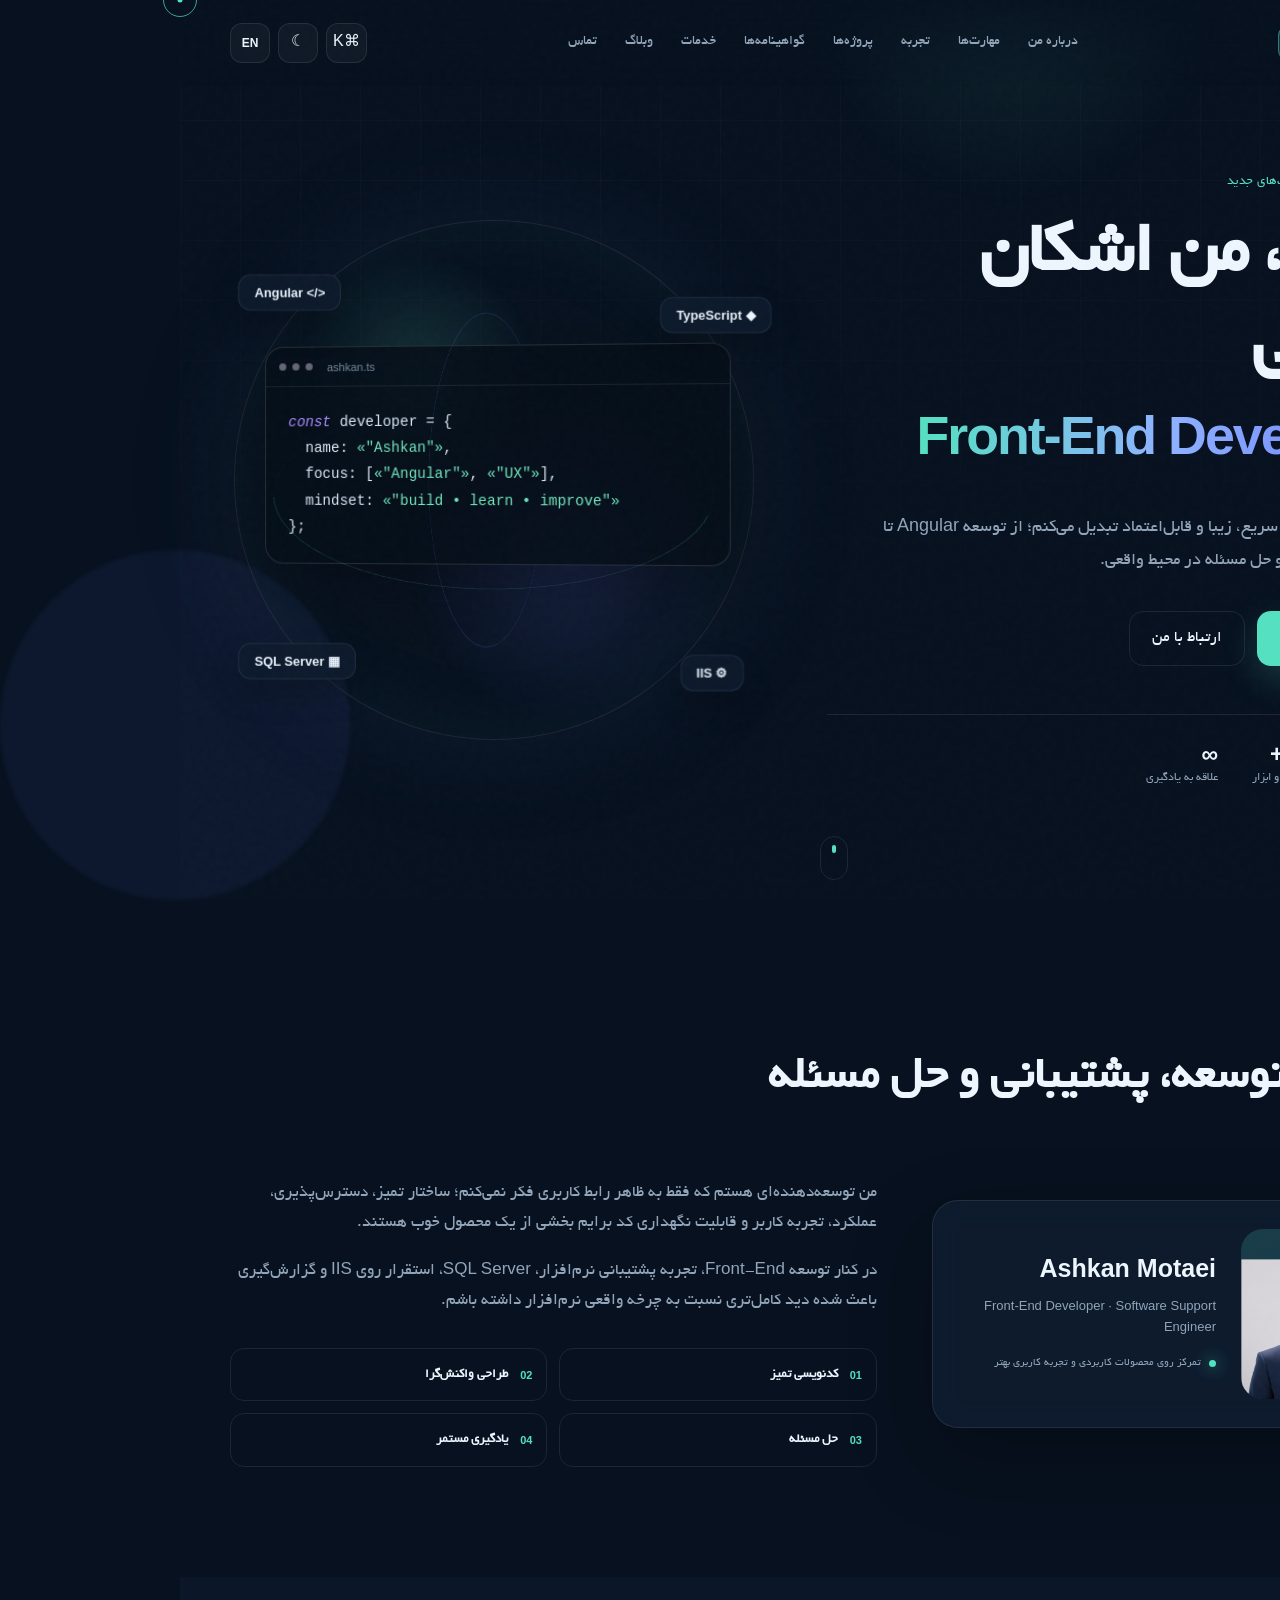
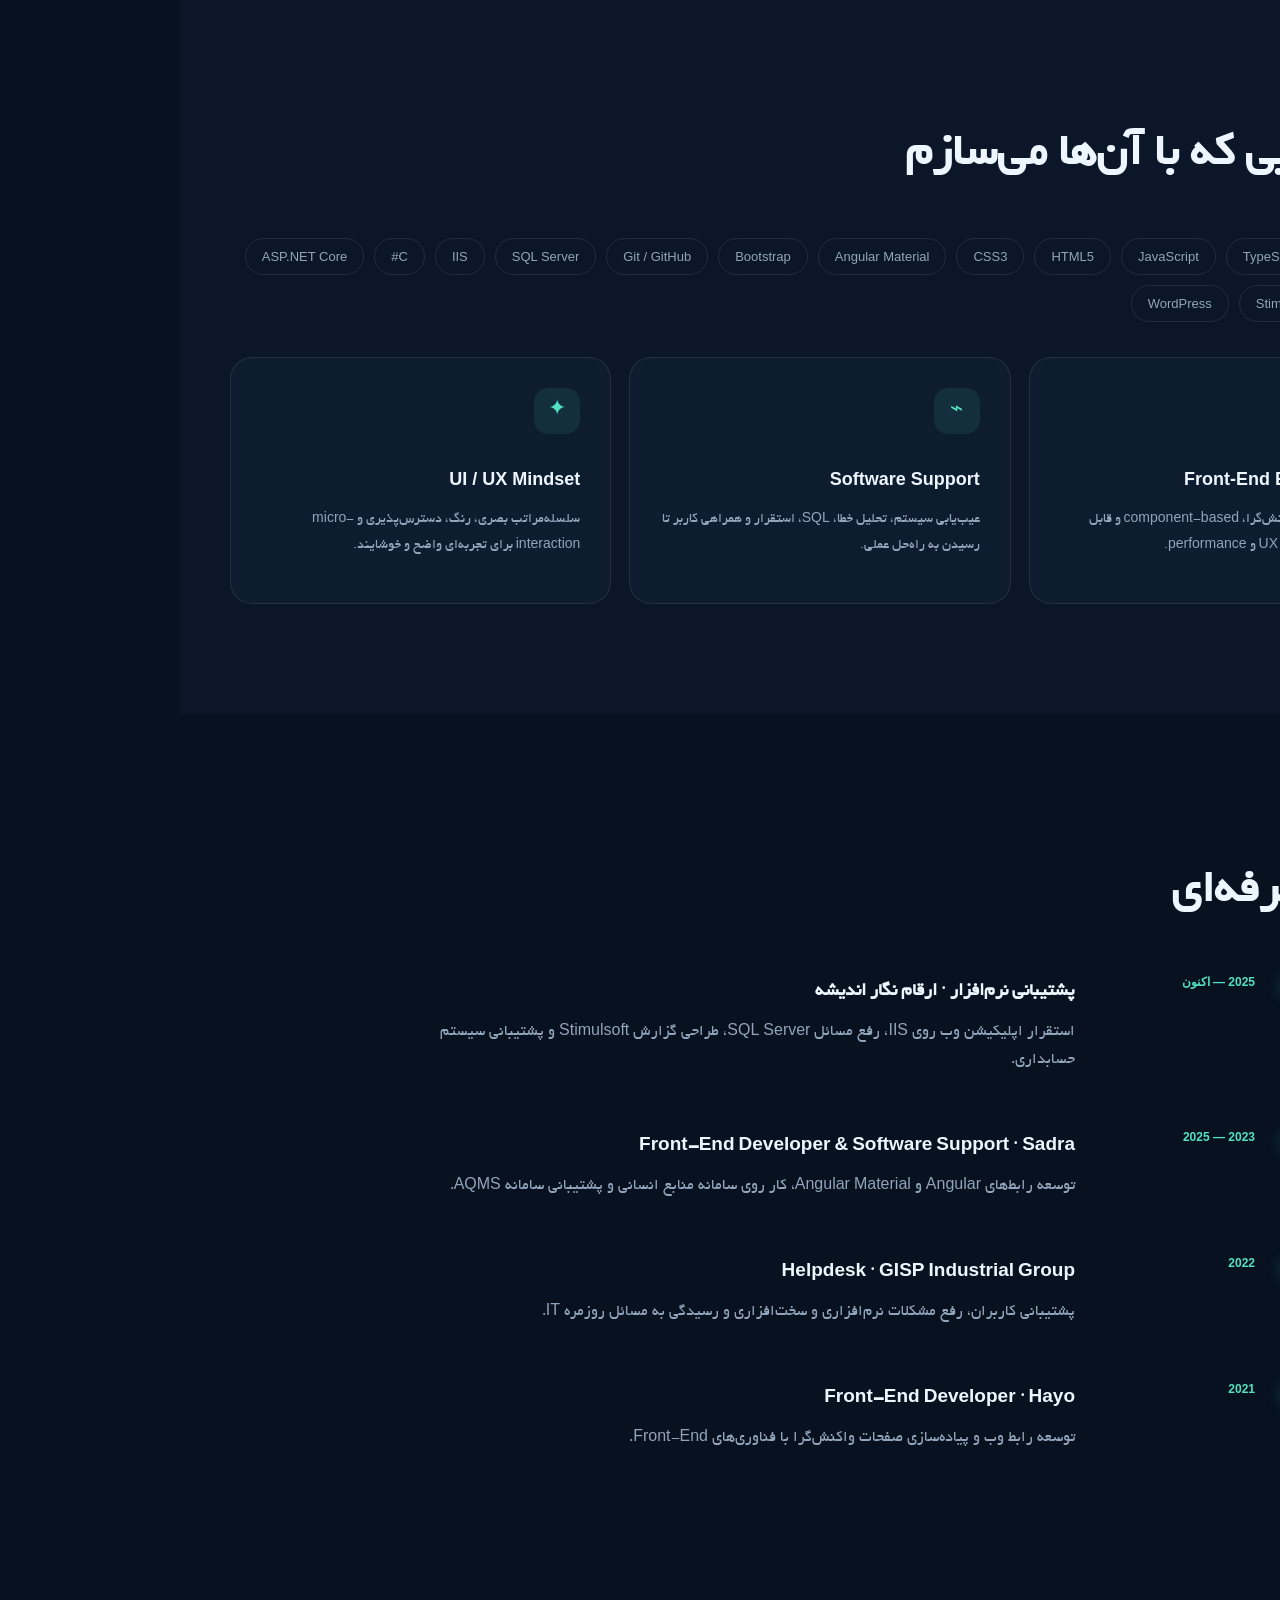
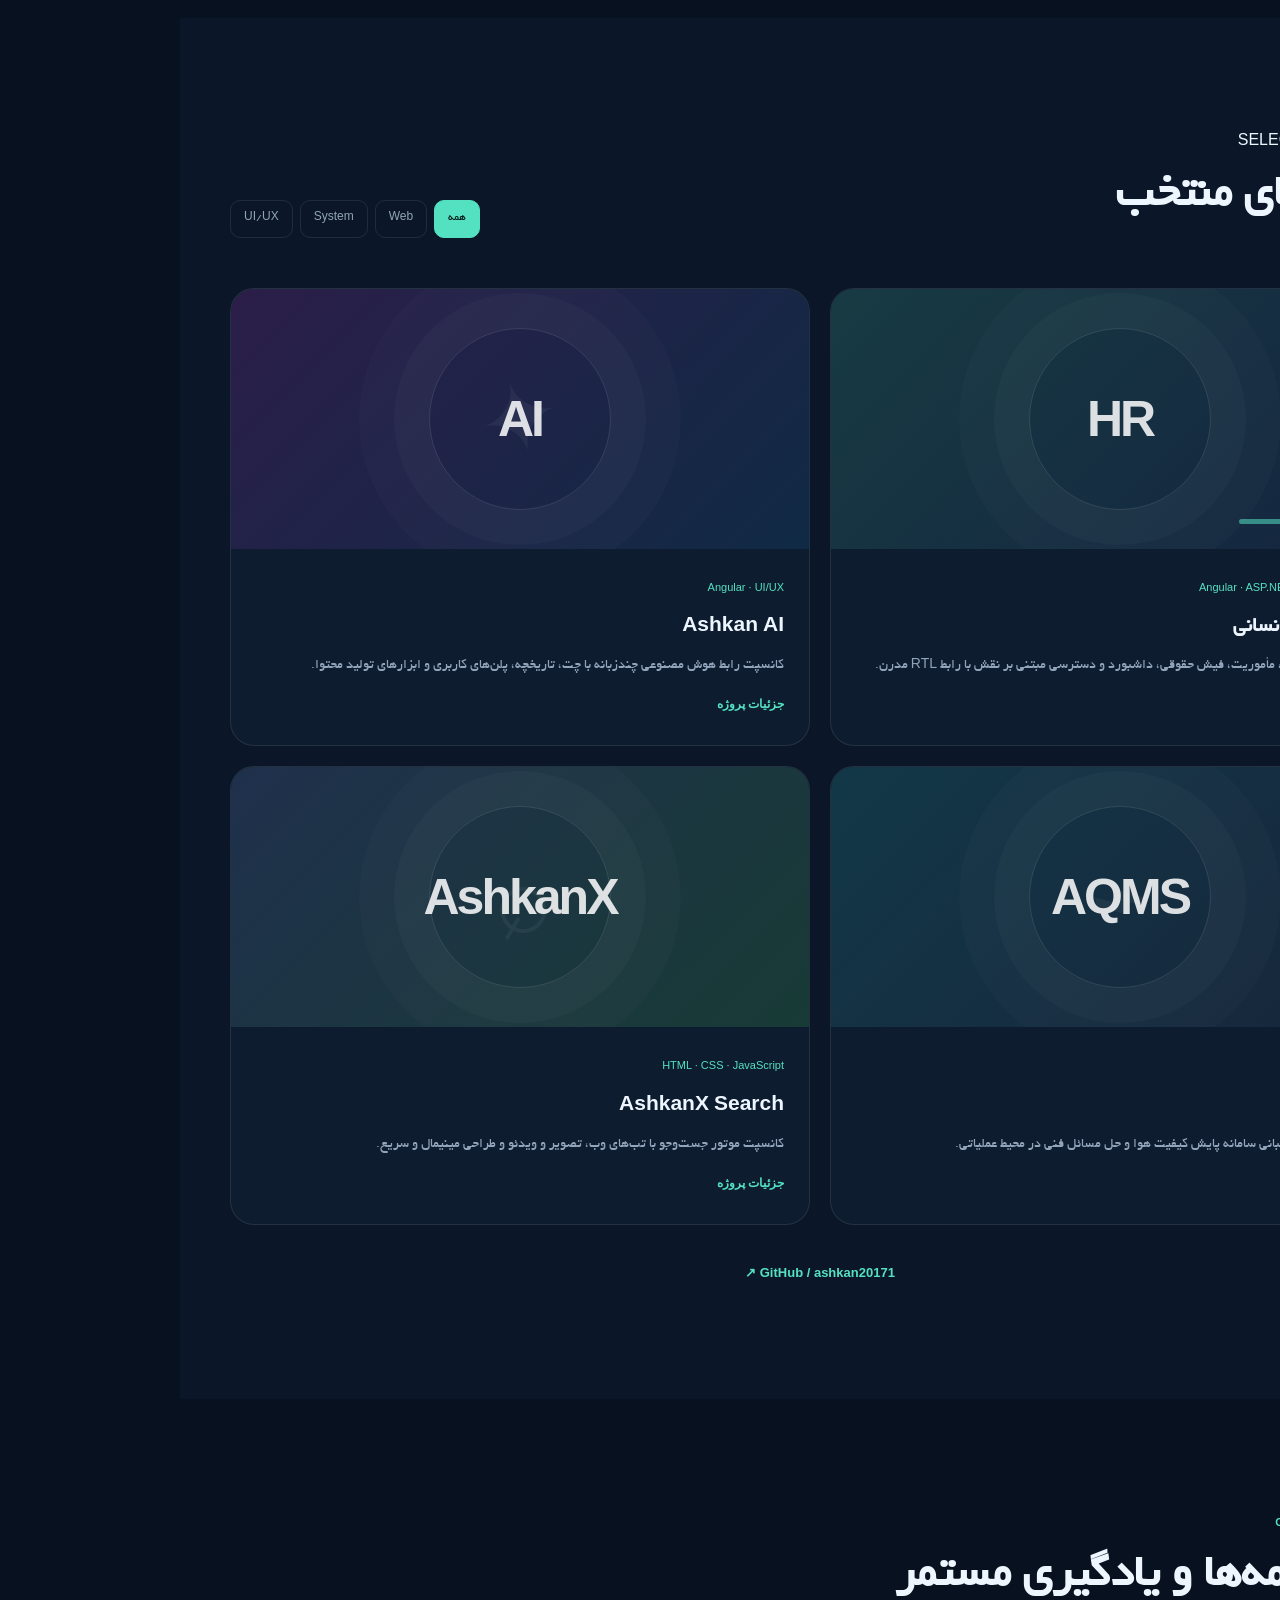
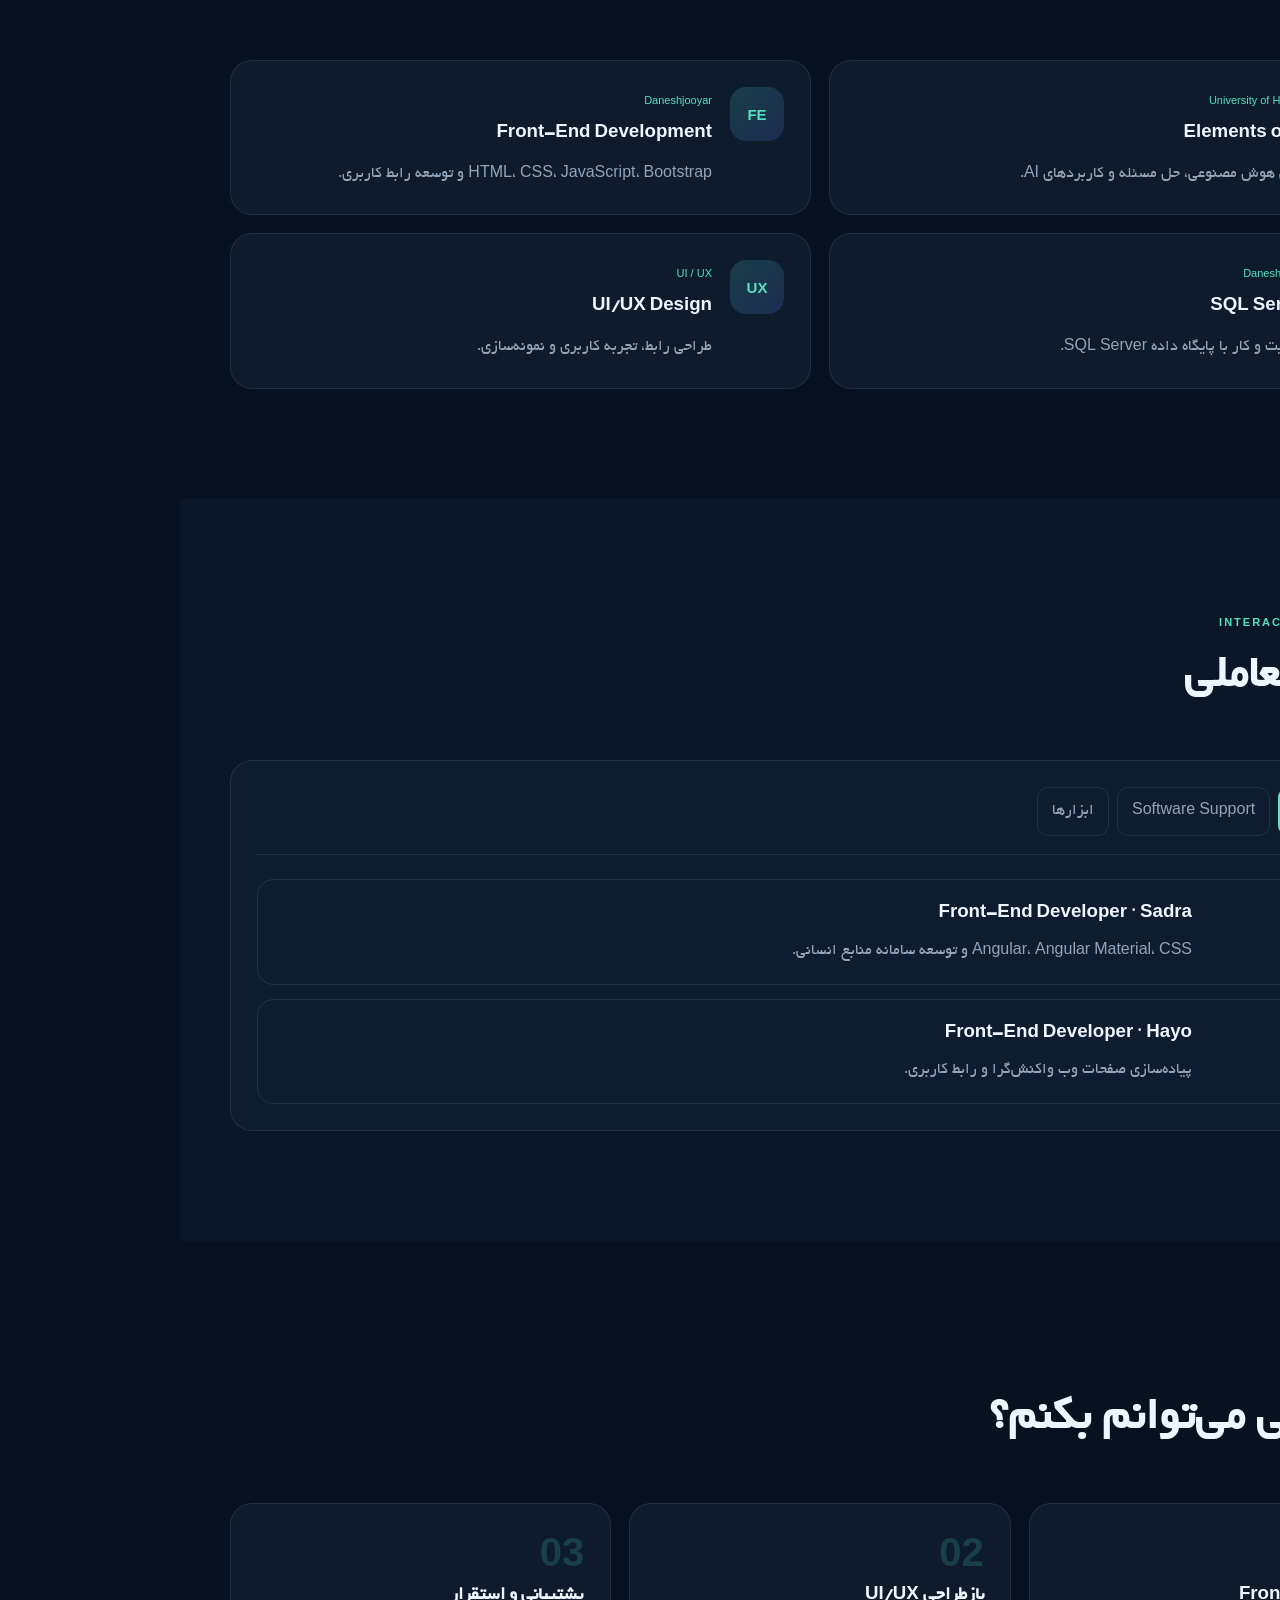
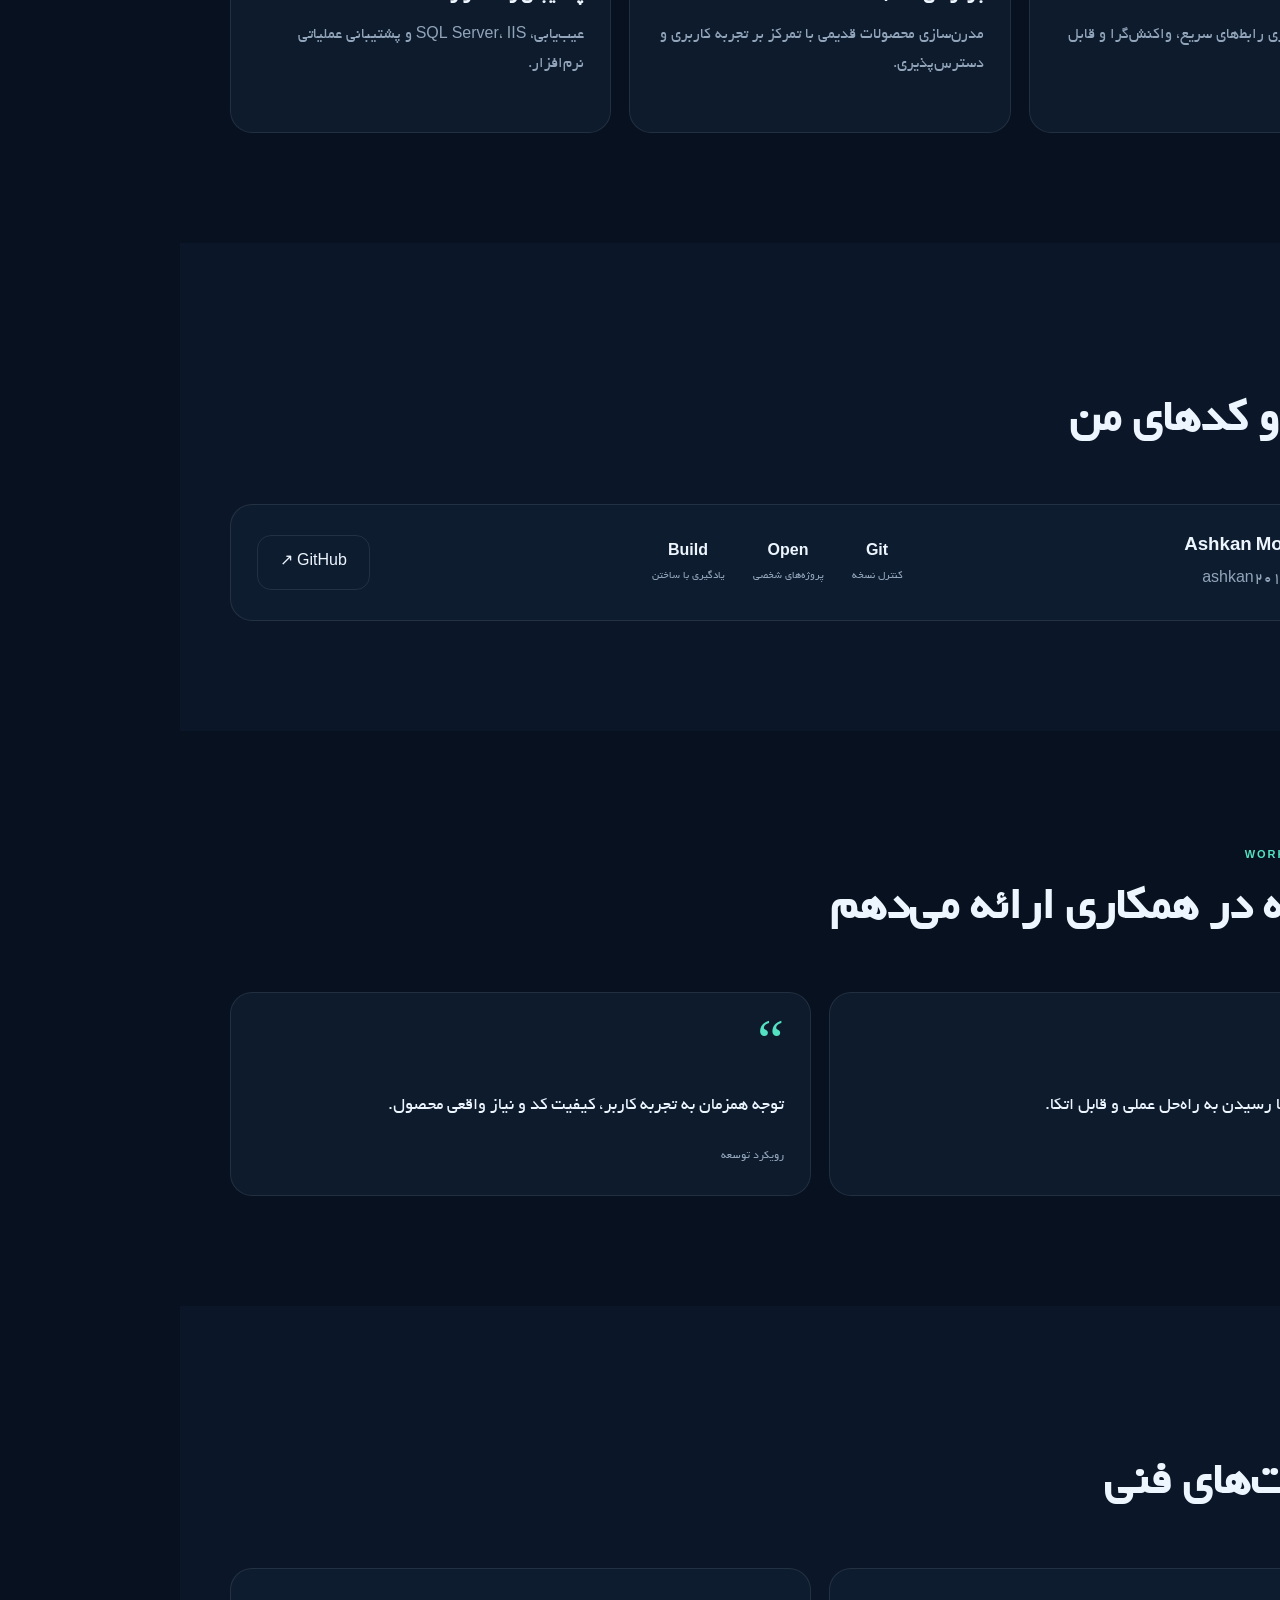
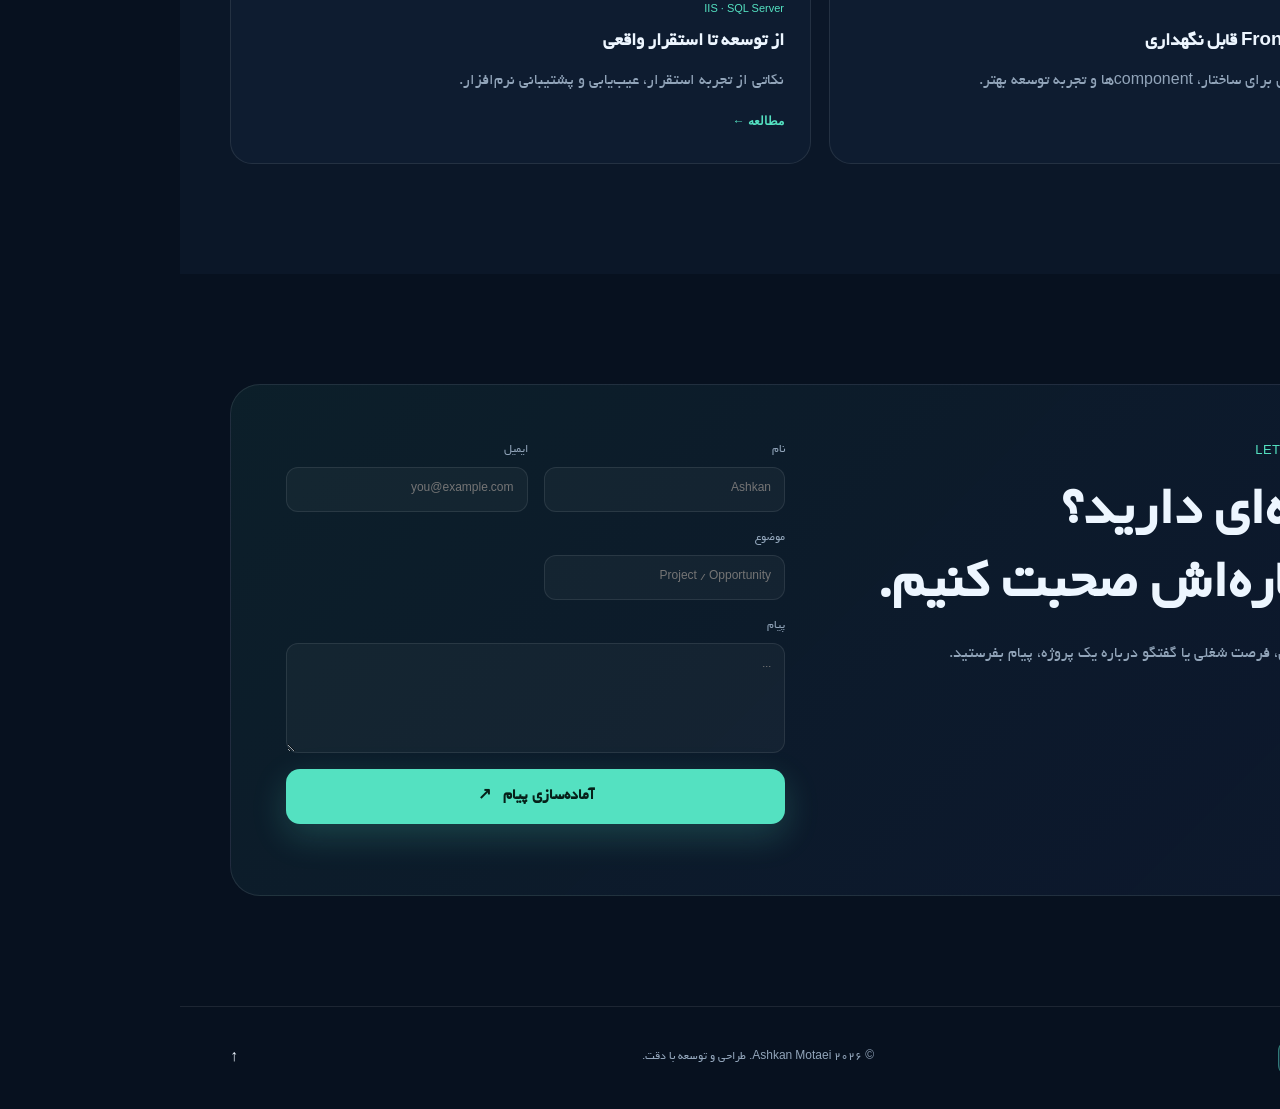
<file: index.html>
<!doctype html>
<html lang="fa" dir="rtl">
<head>
  <meta charset="utf-8">
  <meta name="viewport" content="width=device-width,initial-scale=1,viewport-fit=cover">
  <title>اشکان مطاعی | Front-End Developer & Software Support Engineer</title>
  <meta name="description" content="وب‌سایت شخصی اشکان مطاعی؛ توسعه‌دهنده Front-End و مهندس پشتیبانی نرم‌افزار با تجربه Angular، JavaScript، TypeScript، SQL Server و استقرار IIS.">
  <meta name="keywords" content="اشکان مطاعی, Front-End Developer, Angular Developer, JavaScript, TypeScript, SQL Server, IIS, Software Support Engineer, Portfolio">
  <meta name="author" content="Ashkan Motaei">
  <meta name="robots" content="index,follow,max-image-preview:large">
  <meta name="theme-color" content="#07111f">
  <meta property="og:type" content="website"><meta property="og:locale" content="fa_IR">
  <meta property="og:title" content="اشکان مطاعی | Front-End Developer"><meta property="og:description" content="نمونه‌کارها، مهارت‌ها و تجربه حرفه‌ای اشکان مطاعی.">
  <meta property="og:image" content="img/banner.jpg"><meta name="twitter:card" content="summary_large_image">
  <link rel="canonical" href="./"><link rel="icon" href="img/link.png"><link rel="manifest" href="manifest.webmanifest">
  <link rel="preload" href="fonts/BYekan.woff" as="font" type="font/woff" crossorigin>
  <link rel="stylesheet" href="css/style.css">
  <script type="application/ld+json">{"@context":"https://schema.org","@type":"Person","name":"Ashkan Motaei","alternateName":"اشکان مطاعی","jobTitle":"Front-End Developer & Software Support Engineer","url":"./","sameAs":["https://github.com/ashkan20171"],"knowsAbout":["Angular","TypeScript","JavaScript","HTML5","CSS3","SQL Server","IIS","ASP.NET Core"]}</script>
</head>
<body>
<div class="preloader" id="preloader" aria-hidden="true"><div class="preloader-core"><span class="brand-mark">A</span><b>AshkanX</b><i></i></div></div>
<div class="custom-cursor" id="customCursor"></div><div class="cursor-dot" id="cursorDot"></div>
<div class="scroll-progress" id="scrollProgress" aria-hidden="true"></div>
<a class="skip-link" href="#main">پرش به محتوای اصلی</a>
<div class="noise" aria-hidden="true"></div><div class="cursor-glow" aria-hidden="true"></div>
<header class="site-header" id="top"><nav class="nav container" data-fa-aria-label="ناوبری اصلی" data-en-aria-label="Main navigation" aria-label="ناوبری اصلی">
  <a class="brand" href="#home" data-fa-aria-label="خانه" data-en-aria-label="Home" aria-label="خانه"><span class="brand-mark">A</span><span>Ashkan<span class="accent">X</span></span></a>
  <button class="nav-toggle" data-fa-aria-label="باز کردن منو" data-en-aria-label="Open menu" aria-label="باز کردن منو" aria-expanded="false"><span></span><span></span><span></span></button>
  <div class="nav-links"><a href="#about" data-fa="درباره من" data-en="About">درباره من</a><a href="#skills" data-fa="مهارت‌ها" data-en="Skills">مهارت‌ها</a><a href="#experience" data-fa="تجربه" data-en="Experience">تجربه</a><a href="#projects" data-fa="پروژه‌ها" data-en="Projects">پروژه‌ها</a><a href="#certificates" data-fa="گواهینامه‌ها" data-en="Certificates">گواهینامه‌ها</a><a href="#services" data-fa="خدمات" data-en="Services">خدمات</a><a href="#blog" data-fa="وبلاگ" data-en="Blog">وبلاگ</a><a href="#contact" data-fa="تماس" data-en="Contact">تماس</a></div>
  <div class="nav-actions"><button class="icon-btn command-trigger" id="commandTrigger" aria-label="Command palette">⌘K</button><button class="icon-btn" id="themeToggle" data-fa-aria-label="تغییر پوسته" data-en-aria-label="Toggle theme" aria-label="تغییر پوسته">☾</button><button class="lang-btn" id="langToggle" aria-label="Change language">EN</button></div>
</nav></header>
<main id="main">
<section class="hero" id="home"><div class="orb orb-a"></div><div class="orb orb-b"></div><div class="container hero-grid">
  <div class="hero-copy reveal"><span class="eyebrow"><i></i><span data-fa="آماده همکاری و فرصت‌های جدید" data-en="Open to new opportunities">آماده همکاری و فرصت‌های جدید</span></span>
    <h1><span data-fa="سلام، من" data-en="Hi, I'm">سلام، من</span> <strong data-fa="اشکان مطاعی" data-en="Ashkan Motaei">اشکان مطاعی</strong><br><span class="gradient-text" id="typewriter">Front-End Developer</span></h1>
    <p data-fa="تجربه را به رابط‌های سریع، زیبا و قابل‌اعتماد تبدیل می‌کنم؛ از توسعه Angular تا استقرار، پشتیبانی و حل مسئله در محیط واقعی." data-en="I turn experience into fast, elegant and reliable interfaces—from Angular development to deployment, support and real-world troubleshooting.">تجربه را به رابط‌های سریع، زیبا و قابل‌اعتماد تبدیل می‌کنم؛ از توسعه Angular تا استقرار، پشتیبانی و حل مسئله در محیط واقعی.</p>
    <div class="hero-cta"><a class="btn primary" href="#projects"><span data-fa="دیدن پروژه‌ها" data-en="View projects">دیدن پروژه‌ها</span> <b>↙</b></a><a class="btn ghost" href="#contact"><span data-fa="ارتباط با من" data-en="Contact me">ارتباط با من</span></a></div>
    <div class="quick-stats"><div><b>5+</b><span data-fa="سال تجربه فنی" data-en="Years technical experience">سال تجربه فنی</span></div><div><b>20+</b><span data-fa="مهارت و ابزار" data-en="Skills & tools">مهارت و ابزار</span></div><div><b>∞</b><span data-fa="علاقه به یادگیری" data-en="Curiosity">علاقه به یادگیری</span></div></div>
  </div>
  <div class="hero-visual reveal"><div class="scene" id="scene"><div class="planet-card">
    <div class="code-window"><div class="window-bar"><i></i><i></i><i></i><span>ashkan.ts</span></div><pre><code><em>const</em> developer = {
  name: <q>"Ashkan"</q>,
  focus: [<q>"Angular"</q>, <q>"UX"</q>],
  mindset: <q>"build • learn • improve"</q>
};</code></pre></div>
    <div class="float-chip chip-1">&lt;/&gt; Angular</div><div class="float-chip chip-2">◆ TypeScript</div><div class="float-chip chip-3">▦ SQL Server</div><div class="float-chip chip-4">⚙ IIS</div>
  </div></div></div>
</div><a href="#about" class="scroll-cue" data-fa-aria-label="اسکرول به بخش بعد" data-en-aria-label="Scroll to next section" aria-label="اسکرول به بخش بعد"><span></span></a></section>

<section class="section" id="about"><div class="container"><div class="section-head reveal"><span>01 / ABOUT</span><h2 data-fa="ترکیب توسعه، پشتیبانی و حل مسئله" data-en="Development, support & problem solving">ترکیب توسعه، پشتیبانی و حل مسئله</h2></div>
<div class="about-grid"><div class="glass-card profile-3d reveal"><div class="avatar-wrap"><img src="img/male.png" alt="تصویر گرافیکی پروفایل اشکان مطاعی" loading="lazy"></div><div><h3>Ashkan Motaei</h3><p>Front-End Developer · Software Support Engineer</p><div class="status"><i></i><span data-fa="تمرکز روی محصولات کاربردی و تجربه کاربری بهتر" data-en="Focused on useful products and better UX">تمرکز روی محصولات کاربردی و تجربه کاربری بهتر</span></div></div></div>
<div class="about-copy reveal"><p data-fa="من توسعه‌دهنده‌ای هستم که فقط به ظاهر رابط کاربری فکر نمی‌کنم؛ ساختار تمیز، دسترس‌پذیری، عملکرد، تجربه کاربر و قابلیت نگهداری کد برایم بخشی از یک محصول خوب هستند." data-en="I'm a developer who looks beyond visual UI. Clean structure, accessibility, performance, user experience and maintainable code are all part of a good product.">من توسعه‌دهنده‌ای هستم که فقط به ظاهر رابط کاربری فکر نمی‌کنم؛ ساختار تمیز، دسترس‌پذیری، عملکرد، تجربه کاربر و قابلیت نگهداری کد برایم بخشی از یک محصول خوب هستند.</p><p data-fa="در کنار توسعه Front-End، تجربه پشتیبانی نرم‌افزار، SQL Server، استقرار روی IIS و گزارش‌گیری باعث شده دید کامل‌تری نسبت به چرخه واقعی نرم‌افزار داشته باشم." data-en="Alongside front-end development, experience with software support, SQL Server, IIS deployment and reporting gives me a broader view of the real software lifecycle.">در کنار توسعه Front-End، تجربه پشتیبانی نرم‌افزار، SQL Server، استقرار روی IIS و گزارش‌گیری باعث شده دید کامل‌تری نسبت به چرخه واقعی نرم‌افزار داشته باشم.</p><div class="mini-grid"><div><span>01</span><b data-fa="کدنویسی تمیز" data-en="Clean code">کدنویسی تمیز</b></div><div><span>02</span><b data-fa="طراحی واکنش‌گرا" data-en="Responsive design">طراحی واکنش‌گرا</b></div><div><span>03</span><b data-fa="حل مسئله" data-en="Problem solving">حل مسئله</b></div><div><span>04</span><b data-fa="یادگیری مستمر" data-en="Continuous learning">یادگیری مستمر</b></div></div></div></div></div></section>

<section class="section alt" id="skills"><div class="container"><div class="section-head reveal"><span>02 / SKILLS</span><h2 data-fa="ابزارهایی که با آن‌ها می‌سازم" data-en="Tools I build with">ابزارهایی که با آن‌ها می‌سازم</h2></div>
<div class="skill-cloud reveal" data-fa-aria-label="مهارت‌ها" data-en-aria-label="Skills" aria-label="مهارت‌ها"><span>Angular</span><span>TypeScript</span><span>JavaScript</span><span>HTML5</span><span>CSS3</span><span>Angular Material</span><span>Bootstrap</span><span>Git / GitHub</span><span>SQL Server</span><span>IIS</span><span>C#</span><span>ASP.NET Core</span><span>Figma</span><span>Stimulsoft</span><span>WordPress</span></div>
<div class="capabilities"><article class="tilt-card reveal"><i>◫</i><h3>Front-End Engineering</h3><p data-fa="رابط‌های مدرن، واکنش‌گرا، component-based و قابل نگهداری با تمرکز بر UX و performance." data-en="Modern, responsive, component-based and maintainable interfaces focused on UX and performance.">رابط‌های مدرن، واکنش‌گرا، component-based و قابل نگهداری با تمرکز بر UX و performance.</p></article><article class="tilt-card reveal"><i>⌁</i><h3>Software Support</h3><p data-fa="عیب‌یابی سیستم، تحلیل خطا، SQL، استقرار و همراهی کاربر تا رسیدن به راه‌حل عملی." data-en="System troubleshooting, error analysis, SQL, deployment and practical user support.">عیب‌یابی سیستم، تحلیل خطا، SQL، استقرار و همراهی کاربر تا رسیدن به راه‌حل عملی.</p></article><article class="tilt-card reveal"><i>✦</i><h3>UI / UX Mindset</h3><p data-fa="سلسله‌مراتب بصری، رنگ، دسترس‌پذیری و micro-interaction برای تجربه‌ای واضح و خوشایند." data-en="Visual hierarchy, color, accessibility and micro-interactions for a clear, pleasant experience.">سلسله‌مراتب بصری، رنگ، دسترس‌پذیری و micro-interaction برای تجربه‌ای واضح و خوشایند.</p></article></div></div></section>

<section class="section" id="experience"><div class="container"><div class="section-head reveal"><span>03 / EXPERIENCE</span><h2 data-fa="مسیر حرفه‌ای" data-en="Professional journey">مسیر حرفه‌ای</h2></div><div class="timeline">
<article class="timeline-item reveal"><time>2025 — <span data-fa="اکنون" data-en="Present">اکنون</span></time><div><h3 data-fa="پشتیبانی نرم‌افزار · ارقام نگار اندیشه" data-en="Software Support · Argham Negar Andisheh">پشتیبانی نرم‌افزار · ارقام نگار اندیشه</h3><p data-fa="استقرار اپلیکیشن وب روی IIS، رفع مسائل SQL Server، طراحی گزارش Stimulsoft و پشتیبانی سیستم حسابداری." data-en="Web app deployment on IIS, SQL Server troubleshooting, Stimulsoft report design and accounting software support.">استقرار اپلیکیشن وب روی IIS، رفع مسائل SQL Server، طراحی گزارش Stimulsoft و پشتیبانی سیستم حسابداری.</p></div></article>
<article class="timeline-item reveal"><time>2023 — 2025</time><div><h3 data-fa="Front-End Developer & Software Support · Sadra" data-en="Front-End Developer & Software Support · Sadra">Front-End Developer & Software Support · Sadra</h3><p data-fa="توسعه رابط‌های Angular و Angular Material، کار روی سامانه منابع انسانی و پشتیبانی سامانه AQMS." data-en="Angular and Angular Material development, HR system work and AQMS support.">توسعه رابط‌های Angular و Angular Material، کار روی سامانه منابع انسانی و پشتیبانی سامانه AQMS.</p></div></article>
<article class="timeline-item reveal"><time>2022</time><div><h3>Helpdesk · GISP Industrial Group</h3><p data-fa="پشتیبانی کاربران، رفع مشکلات نرم‌افزاری و سخت‌افزاری و رسیدگی به مسائل روزمره IT." data-en="User support, software/hardware troubleshooting and day-to-day IT operations.">پشتیبانی کاربران، رفع مشکلات نرم‌افزاری و سخت‌افزاری و رسیدگی به مسائل روزمره IT.</p></div></article>
<article class="timeline-item reveal"><time>2021</time><div><h3>Front-End Developer · Hayo</h3><p data-fa="توسعه رابط وب و پیاده‌سازی صفحات واکنش‌گرا با فناوری‌های Front-End." data-en="Web UI development and responsive page implementation with front-end technologies.">توسعه رابط وب و پیاده‌سازی صفحات واکنش‌گرا با فناوری‌های Front-End.</p></div></article></div></div></section>

<section class="section alt" id="projects"><div class="container"><div class="section-head row-head reveal"><div><span>04 / SELECTED WORK</span><h2 data-fa="پروژه‌های منتخب" data-en="Selected projects">پروژه‌های منتخب</h2></div><div class="filters"><button class="active" data-filter="all" data-fa="همه" data-en="All">همه</button><button data-filter="web">Web</button><button data-filter="system">System</button><button data-filter="ui">UI/UX</button></div></div>
<div class="projects-grid">
<article class="project-card featured reveal" data-category="web system"><div class="project-visual pv-hr"><span>HR</span><div class="mock-panel"><i></i><i></i><i></i></div></div><div class="project-info"><small>Angular · ASP.NET Core · SQL Server</small><h3 data-fa="سامانه منابع انسانی" data-en="HR Management System">سامانه منابع انسانی</h3><p data-fa="ثبت ساعت، مرخصی، مأموریت، فیش حقوقی، داشبورد و دسترسی مبتنی بر نقش با رابط RTL مدرن." data-en="Time tracking, leave, mission, payslip, dashboard and role-based access with a modern RTL UI.">ثبت ساعت، مرخصی، مأموریت، فیش حقوقی، داشبورد و دسترسی مبتنی بر نقش با رابط RTL مدرن.</p><button class="project-open" type="button" data-fa="جزئیات پروژه" data-en="Project details">جزئیات پروژه</button></div></article>
<article class="project-card reveal" data-category="web ui"><div class="project-visual pv-ai"><span>AI</span><b>✦</b></div><div class="project-info"><small>Angular · UI/UX</small><h3>Ashkan AI</h3><p data-fa="کانسپت رابط هوش مصنوعی چندزبانه با چت، تاریخچه، پلن‌های کاربری و ابزارهای تولید محتوا." data-en="Multilingual AI interface concept with chat, history, user plans and content tools.">کانسپت رابط هوش مصنوعی چندزبانه با چت، تاریخچه، پلن‌های کاربری و ابزارهای تولید محتوا.</p><button class="project-open" type="button" data-fa="جزئیات پروژه" data-en="Project details">جزئیات پروژه</button></div></article>
<article class="project-card reveal" data-category="system"><div class="project-visual pv-aqms"><span>AQMS</span><b>⌁</b></div><div class="project-info"><small>C# · SQL · Support</small><h3>AQMS</h3><p data-fa="تجربه توسعه و پشتیبانی سامانه پایش کیفیت هوا و حل مسائل فنی در محیط عملیاتی." data-en="Development and support experience for an air-quality monitoring system in production environments.">تجربه توسعه و پشتیبانی سامانه پایش کیفیت هوا و حل مسائل فنی در محیط عملیاتی.</p><button class="project-open" type="button" data-fa="جزئیات پروژه" data-en="Project details">جزئیات پروژه</button></div></article>
<article class="project-card reveal" data-category="web ui"><div class="project-visual pv-search"><span>AshkanX</span><b>⌕</b></div><div class="project-info"><small>HTML · CSS · JavaScript</small><h3>AshkanX Search</h3><p data-fa="کانسپت موتور جست‌وجو با تب‌های وب، تصویر و ویدئو و طراحی مینیمال و سریع." data-en="Search-engine concept with web, image and video tabs in a fast, minimal interface.">کانسپت موتور جست‌وجو با تب‌های وب، تصویر و ویدئو و طراحی مینیمال و سریع.</p><button class="project-open" type="button" data-fa="جزئیات پروژه" data-en="Project details">جزئیات پروژه</button></div></article>
</div><div class="center"><a class="text-link" href="https://github.com/ashkan20171" target="_blank" rel="noopener">GitHub / ashkan20171 ↗</a></div></div></section>


<section class="section" id="certificates"><div class="container"><div class="section-head reveal"><span>05 / CERTIFICATES</span><h2 data-fa="گواهینامه‌ها و یادگیری مستمر" data-en="Certificates & continuous learning">گواهینامه‌ها و یادگیری مستمر</h2></div><div class="certificate-grid">
<article class="certificate-card reveal"><span>AI</span><div><small>University of Helsinki</small><h3>Elements of AI</h3><p data-fa="مبانی هوش مصنوعی، حل مسئله و کاربردهای AI." data-en="AI foundations, problem solving and practical applications.">مبانی هوش مصنوعی، حل مسئله و کاربردهای AI.</p></div></article>
<article class="certificate-card reveal"><span>FE</span><div><small>Daneshjooyar</small><h3>Front-End Development</h3><p data-fa="HTML، CSS، JavaScript، Bootstrap و توسعه رابط کاربری." data-en="HTML, CSS, JavaScript, Bootstrap and interface development.">HTML، CSS، JavaScript، Bootstrap و توسعه رابط کاربری.</p></div></article>
<article class="certificate-card reveal"><span>DB</span><div><small>Daneshjooyar</small><h3>SQL Server</h3><p data-fa="مدیریت و کار با پایگاه داده SQL Server." data-en="Working with and managing SQL Server databases.">مدیریت و کار با پایگاه داده SQL Server.</p></div></article>
<article class="certificate-card reveal"><span>UX</span><div><small>UI / UX</small><h3>UI/UX Design</h3><p data-fa="طراحی رابط، تجربه کاربری و نمونه‌سازی." data-en="Interface design, user experience and prototyping.">طراحی رابط، تجربه کاربری و نمونه‌سازی.</p></div></article></div></div></section>
<section class="section alt" id="resume"><div class="container"><div class="section-head reveal"><span>06 / INTERACTIVE RESUME</span><h2 data-fa="رزومه تعاملی" data-en="Interactive resume">رزومه تعاملی</h2></div><div class="resume-shell reveal"><div class="resume-tabs"><button class="active" data-resume="frontend">Front-End</button><button data-resume="support">Software Support</button><button data-resume="toolbox" data-fa="ابزارها" data-en="Toolbox">ابزارها</button></div><div id="resumeContent" class="resume-content"></div></div></div></section>
<section class="section" id="services"><div class="container"><div class="section-head reveal"><span>07 / SERVICES</span><h2 data-fa="چه کمکی می‌توانم بکنم؟" data-en="How I can help">چه کمکی می‌توانم بکنم؟</h2></div><div class="services-grid"><article class="service-card reveal"><b>01</b><h3 data-fa="توسعه Front-End" data-en="Front-End Development">توسعه Front-End</h3><p data-fa="طراحی و پیاده‌سازی رابط‌های سریع، واکنش‌گرا و قابل نگهداری." data-en="Fast, responsive and maintainable interface implementation.">طراحی و پیاده‌سازی رابط‌های سریع، واکنش‌گرا و قابل نگهداری.</p></article><article class="service-card reveal"><b>02</b><h3 data-fa="بازطراحی UI/UX" data-en="UI/UX Redesign">بازطراحی UI/UX</h3><p data-fa="مدرن‌سازی محصولات قدیمی با تمرکز بر تجربه کاربری و دسترس‌پذیری." data-en="Modernizing legacy products with a focus on UX and accessibility.">مدرن‌سازی محصولات قدیمی با تمرکز بر تجربه کاربری و دسترس‌پذیری.</p></article><article class="service-card reveal"><b>03</b><h3 data-fa="پشتیبانی و استقرار" data-en="Support & Deployment">پشتیبانی و استقرار</h3><p data-fa="عیب‌یابی، SQL Server، IIS و پشتیبانی عملیاتی نرم‌افزار." data-en="Troubleshooting, SQL Server, IIS and production software support.">عیب‌یابی، SQL Server، IIS و پشتیبانی عملیاتی نرم‌افزار.</p></article></div></div></section>
<section class="section alt" id="github"><div class="container"><div class="section-head reveal"><span>08 / GITHUB</span><h2 data-fa="فعالیت و کدهای من" data-en="My code & activity">فعالیت و کدهای من</h2></div><div class="github-panel reveal"><div><span class="github-avatar">AM</span><div><h3>Ashkan Motaei</h3><p>@ashkan20171</p></div></div><div class="github-stats"><div><b>Git</b><span data-fa="کنترل نسخه" data-en="Version control">کنترل نسخه</span></div><div><b>Open</b><span data-fa="پروژه‌های شخصی" data-en="Personal projects">پروژه‌های شخصی</span></div><div><b>Build</b><span data-fa="یادگیری با ساختن" data-en="Learning by building">یادگیری با ساختن</span></div></div><a class="btn ghost" href="https://github.com/ashkan20171" target="_blank" rel="noopener">GitHub ↗</a></div></div></section>
<section class="section" id="testimonials"><div class="container"><div class="section-head reveal"><span>09 / WORK PRINCIPLES</span><h2 data-fa="چیزی که در همکاری ارائه می‌دهم" data-en="What I bring to a team">چیزی که در همکاری ارائه می‌دهم</h2></div><div class="testimonials-grid"><blockquote class="reveal"><b>“</b><p data-fa="پیگیری مسئله تا رسیدن به راه‌حل عملی و قابل اتکا." data-en="Following a problem through to a practical, reliable solution.">پیگیری مسئله تا رسیدن به راه‌حل عملی و قابل اتکا.</p><cite data-fa="رویکرد کاری" data-en="Working principle">رویکرد کاری</cite></blockquote><blockquote class="reveal"><b>“</b><p data-fa="توجه همزمان به تجربه کاربر، کیفیت کد و نیاز واقعی محصول." data-en="Balancing user experience, code quality and real product needs.">توجه همزمان به تجربه کاربر، کیفیت کد و نیاز واقعی محصول.</p><cite data-fa="رویکرد توسعه" data-en="Development principle">رویکرد توسعه</cite></blockquote></div></div></section>
<section class="section alt" id="blog"><div class="container"><div class="section-head reveal"><span>10 / BLOG</span><h2 data-fa="یادداشت‌های فنی" data-en="Technical notes">یادداشت‌های فنی</h2></div><div class="blog-grid"><article class="blog-card reveal"><small>Angular · Front-End</small><h3 data-fa="ساخت Front-End قابل نگهداری" data-en="Building maintainable front-ends">ساخت Front-End قابل نگهداری</h3><p data-fa="چند اصل کاربردی برای ساختار، componentها و تجربه توسعه بهتر." data-en="Practical principles for structure, components and a better developer experience.">چند اصل کاربردی برای ساختار، componentها و تجربه توسعه بهتر.</p><a href="blog.html#maintainable" data-fa="مطالعه ←" data-en="Read →">مطالعه ←</a></article><article class="blog-card reveal"><small>IIS · SQL Server</small><h3 data-fa="از توسعه تا استقرار واقعی" data-en="From development to production">از توسعه تا استقرار واقعی</h3><p data-fa="نکاتی از تجربه استقرار، عیب‌یابی و پشتیبانی نرم‌افزار." data-en="Notes from deployment, troubleshooting and production support.">نکاتی از تجربه استقرار، عیب‌یابی و پشتیبانی نرم‌افزار.</p><a href="blog.html#deployment" data-fa="مطالعه ←" data-en="Read →">مطالعه ←</a></article></div></div></section>
<section class="section" id="contact"><div class="container contact-shell reveal"><div><span class="eyebrow"><i></i>LET'S BUILD</span><h2 data-fa="ایده‌ای دارید؟ درباره‌اش صحبت کنیم." data-en="Have an idea? Let's talk about it.">ایده‌ای دارید؟<br>درباره‌اش صحبت کنیم.</h2><p data-fa="برای همکاری، فرصت شغلی یا گفتگو درباره یک پروژه، پیام بفرستید." data-en="For collaboration, job opportunities or a project conversation, send a message.">برای همکاری، فرصت شغلی یا گفتگو درباره یک پروژه، پیام بفرستید.</p><a class="social-link" href="https://github.com/ashkan20171" target="_blank" rel="noopener">GitHub ↗</a></div>
<form id="contactForm" class="contact-form"><label><span data-fa="نام" data-en="Name">نام</span><input name="name" required autocomplete="name" placeholder="Ashkan"></label><label><span data-fa="ایمیل" data-en="Email">ایمیل</span><input name="email" type="email" required autocomplete="email" placeholder="you@example.com"></label><label><span data-fa="موضوع" data-en="Subject">موضوع</span><input name="subject" required placeholder="Project / Opportunity"></label><label><span data-fa="پیام" data-en="Message">پیام</span><textarea name="message" required rows="4" placeholder="..."></textarea></label><button class="btn primary" type="submit"><span data-fa="آماده‌سازی پیام" data-en="Prepare message">آماده‌سازی پیام</span> ↗</button><small id="formStatus" role="status"></small></form></div></section>
</main>
<footer><div class="container footer-inner"><a class="brand" href="#top"><span class="brand-mark">A</span><span>AshkanX</span></a><p>© <span id="year"></span> Ashkan Motaei. <span data-fa="طراحی و توسعه با دقت." data-en="Designed & built with care.">طراحی و توسعه با دقت.</span></p><a href="#top" aria-label="بازگشت به بالا">↑</a></div></footer>

<button class="back-to-top" id="backToTop" data-fa-aria-label="بازگشت به بالا" data-en-aria-label="Back to top" aria-label="بازگشت به بالا">↑</button>
<button class="chat-launcher" id="chatLauncher" data-fa-aria-label="باز کردن دستیار هوشمند" data-en-aria-label="Open AI assistant" aria-label="باز کردن دستیار هوشمند"><span>✦</span><i></i></button>
<aside class="chat" id="chat" aria-hidden="true"><div class="chat-head"><div><b>✦ Ashkan AI</b><small><i></i><span data-fa="دستیار سایت · آنلاین" data-en="Site assistant · Online">دستیار سایت · آنلاین</span></small></div><button id="chatClose" data-fa-aria-label="بستن" data-en-aria-label="Close" aria-label="بستن">×</button></div><div class="chat-messages" id="chatMessages"><div class="bot-msg" data-fa="سلام! من دستیار سایت اشکان هستم. درباره مهارت‌ها، تجربه، پروژه‌ها یا راه ارتباطی از من بپرسید." data-en="Hi! I'm Ashkan's site assistant. Ask me about skills, experience, projects or contact options.">سلام! من دستیار سایت اشکان هستم. درباره مهارت‌ها، تجربه، پروژه‌ها یا راه ارتباطی از من بپرسید.</div></div><div class="chat-suggestions"><button data-q="skills" data-fa="مهارت‌ها" data-en="Skills">مهارت‌ها</button><button data-q="projects" data-fa="پروژه‌ها" data-en="Projects">پروژه‌ها</button><button data-q="contact" data-fa="تماس" data-en="Contact">تماس</button></div><form id="chatForm"><input id="chatInput" autocomplete="off" data-fa-placeholder="پیام شما..." data-en-placeholder="Your message..." placeholder="پیام شما..."><button data-fa-aria-label="ارسال" data-en-aria-label="Send" aria-label="ارسال">↑</button></form></aside>
<div class="project-modal" id="projectModal" aria-hidden="true"><div class="modal-backdrop" data-modal-close></div><article class="modal-card"><button class="modal-close" data-modal-close aria-label="Close">×</button><div class="modal-visual" id="modalVisual">AX</div><small id="modalTech"></small><h2 id="modalTitle"></h2><p id="modalDescription"></p><div class="modal-actions"><a class="btn primary" id="modalPage" href="#">Case Study ↗</a><button class="btn ghost" data-modal-close data-fa="بستن" data-en="Close">بستن</button></div></article></div>
<div class="command-palette" id="commandPalette" aria-hidden="true"><div class="command-backdrop" data-command-close></div><div class="command-box"><div class="command-search"><span>⌕</span><input id="commandInput" data-fa-placeholder="جستجو یا اجرای فرمان..." data-en-placeholder="Search or run a command..." placeholder="جستجو یا اجرای فرمان..."><kbd>ESC</kbd></div><div class="command-list" id="commandList"></div><small class="command-hint" data-fa="↑↓ حرکت · Enter انتخاب · Esc بستن" data-en="↑↓ navigate · Enter select · Esc close">↑↓ حرکت · Enter انتخاب · Esc بستن</small></div></div>
<script src="js/custom.js" defer></script>
</body></html>
</file>
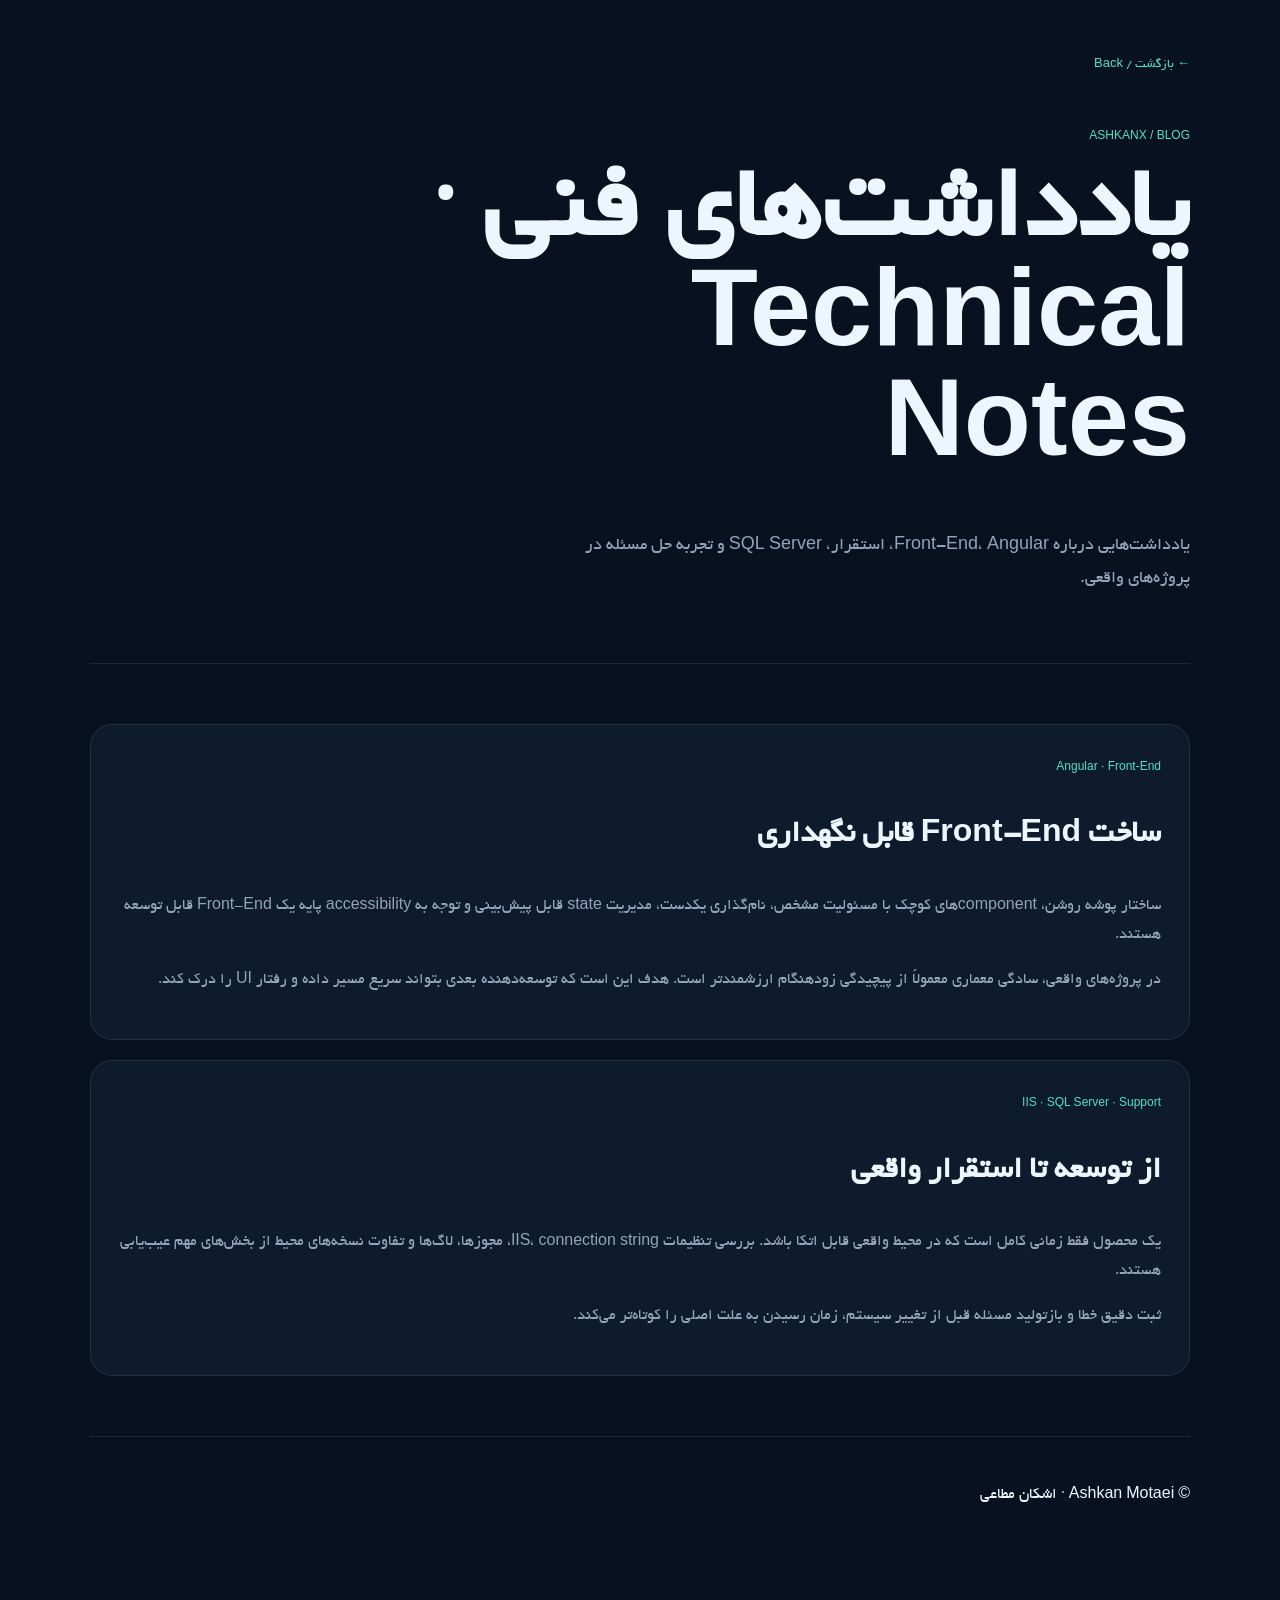
<file: blog.html>
<!doctype html><html lang="fa" dir="rtl"><head><meta charset="utf-8"><meta name="viewport" content="width=device-width,initial-scale=1"><title>Blog | Ashkan Motaei</title><meta name="description" content="Technical notes by Ashkan Motaei"><link rel="stylesheet" href="css/style.css"></head><body><main class="case-page"><a class="case-back" href="index.html#blog">← بازگشت / Back</a><section class="case-hero"><small>ASHKANX / BLOG</small><h1>یادداشت‌های فنی · Technical Notes</h1><p>یادداشت‌هایی درباره Front-End، Angular، استقرار، SQL Server و تجربه حل مسئله در پروژه‌های واقعی.</p></section><section class="article-stack"><article id="maintainable"><small>Angular · Front-End</small><h2>ساخت Front-End قابل نگهداری</h2><p>ساختار پوشه روشن، componentهای کوچک با مسئولیت مشخص، نام‌گذاری یکدست، مدیریت state قابل پیش‌بینی و توجه به accessibility پایه یک Front-End قابل توسعه هستند.</p><p>در پروژه‌های واقعی، سادگی معماری معمولاً از پیچیدگی زودهنگام ارزشمندتر است. هدف این است که توسعه‌دهنده بعدی بتواند سریع مسیر داده و رفتار UI را درک کند.</p></article><article id="deployment"><small>IIS · SQL Server · Support</small><h2>از توسعه تا استقرار واقعی</h2><p>یک محصول فقط زمانی کامل است که در محیط واقعی قابل اتکا باشد. بررسی تنظیمات IIS، connection string، مجوزها، لاگ‌ها و تفاوت نسخه‌های محیط از بخش‌های مهم عیب‌یابی هستند.</p><p>ثبت دقیق خطا و بازتولید مسئله قبل از تغییر سیستم، زمان رسیدن به علت اصلی را کوتاه‌تر می‌کند.</p></article></section><footer><p>© Ashkan Motaei · اشکان مطاعی</p></footer></main></body></html>
</file>
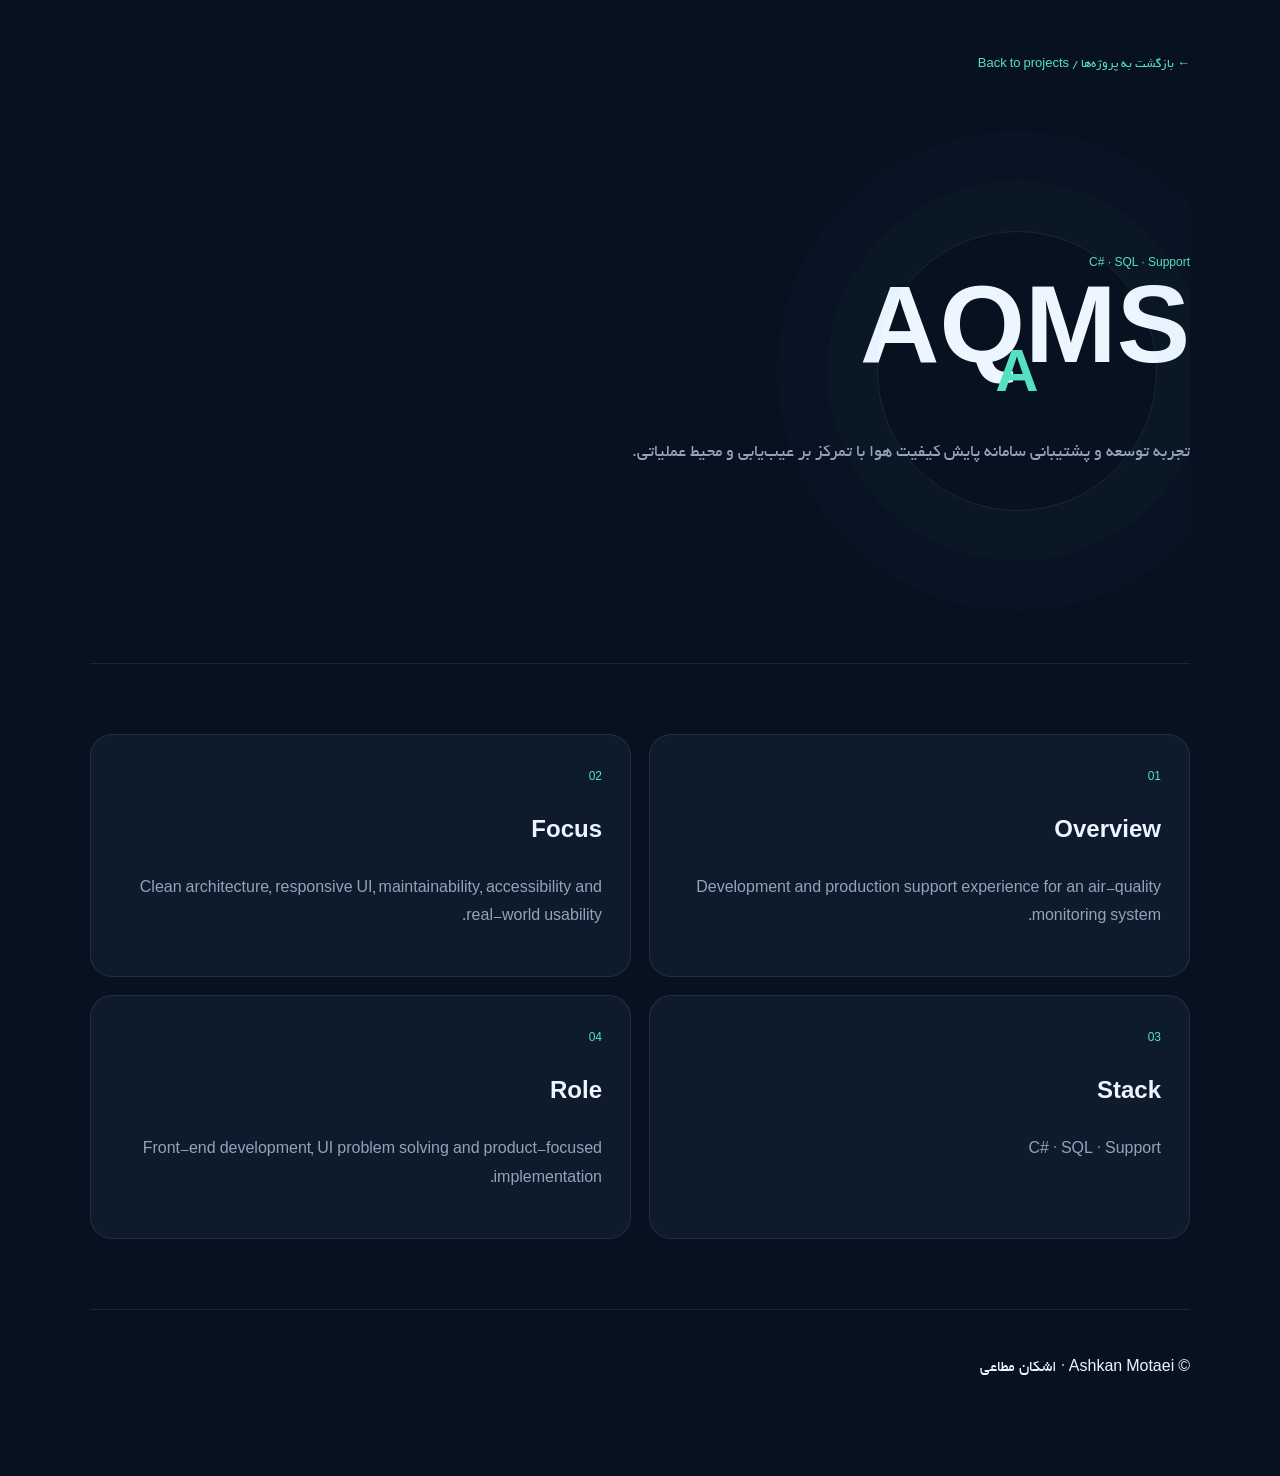
<file: projects/aqms.html>
<!doctype html><html lang="fa" dir="rtl"><head><meta charset="utf-8"><meta name="viewport" content="width=device-width,initial-scale=1"><title>AQMS | Ashkan Motaei</title><meta name="description" content="Case study: AQMS by Ashkan Motaei"><link rel="stylesheet" href="../css/style.css"></head><body><main class="case-page"><a class="case-back" href="../index.html#projects">← <span>بازگشت به پروژه‌ها / Back to projects</span></a><section class="case-hero"><small>C# · SQL · Support</small><h1>AQMS</h1><p>تجربه توسعه و پشتیبانی سامانه پایش کیفیت هوا با تمرکز بر عیب‌یابی و محیط عملیاتی.</p><div class="case-orbit"><span>A</span></div></section><section class="case-grid"><article><span>01</span><h2>Overview</h2><p>Development and production support experience for an air-quality monitoring system.</p></article><article><span>02</span><h2>Focus</h2><p>Clean architecture, responsive UI, maintainability, accessibility and real-world usability.</p></article><article><span>03</span><h2>Stack</h2><p>C# · SQL · Support</p></article><article><span>04</span><h2>Role</h2><p>Front-end development, UI problem solving and product-focused implementation.</p></article></section><footer><p>© Ashkan Motaei · اشکان مطاعی</p></footer></main></body></html>
</file>
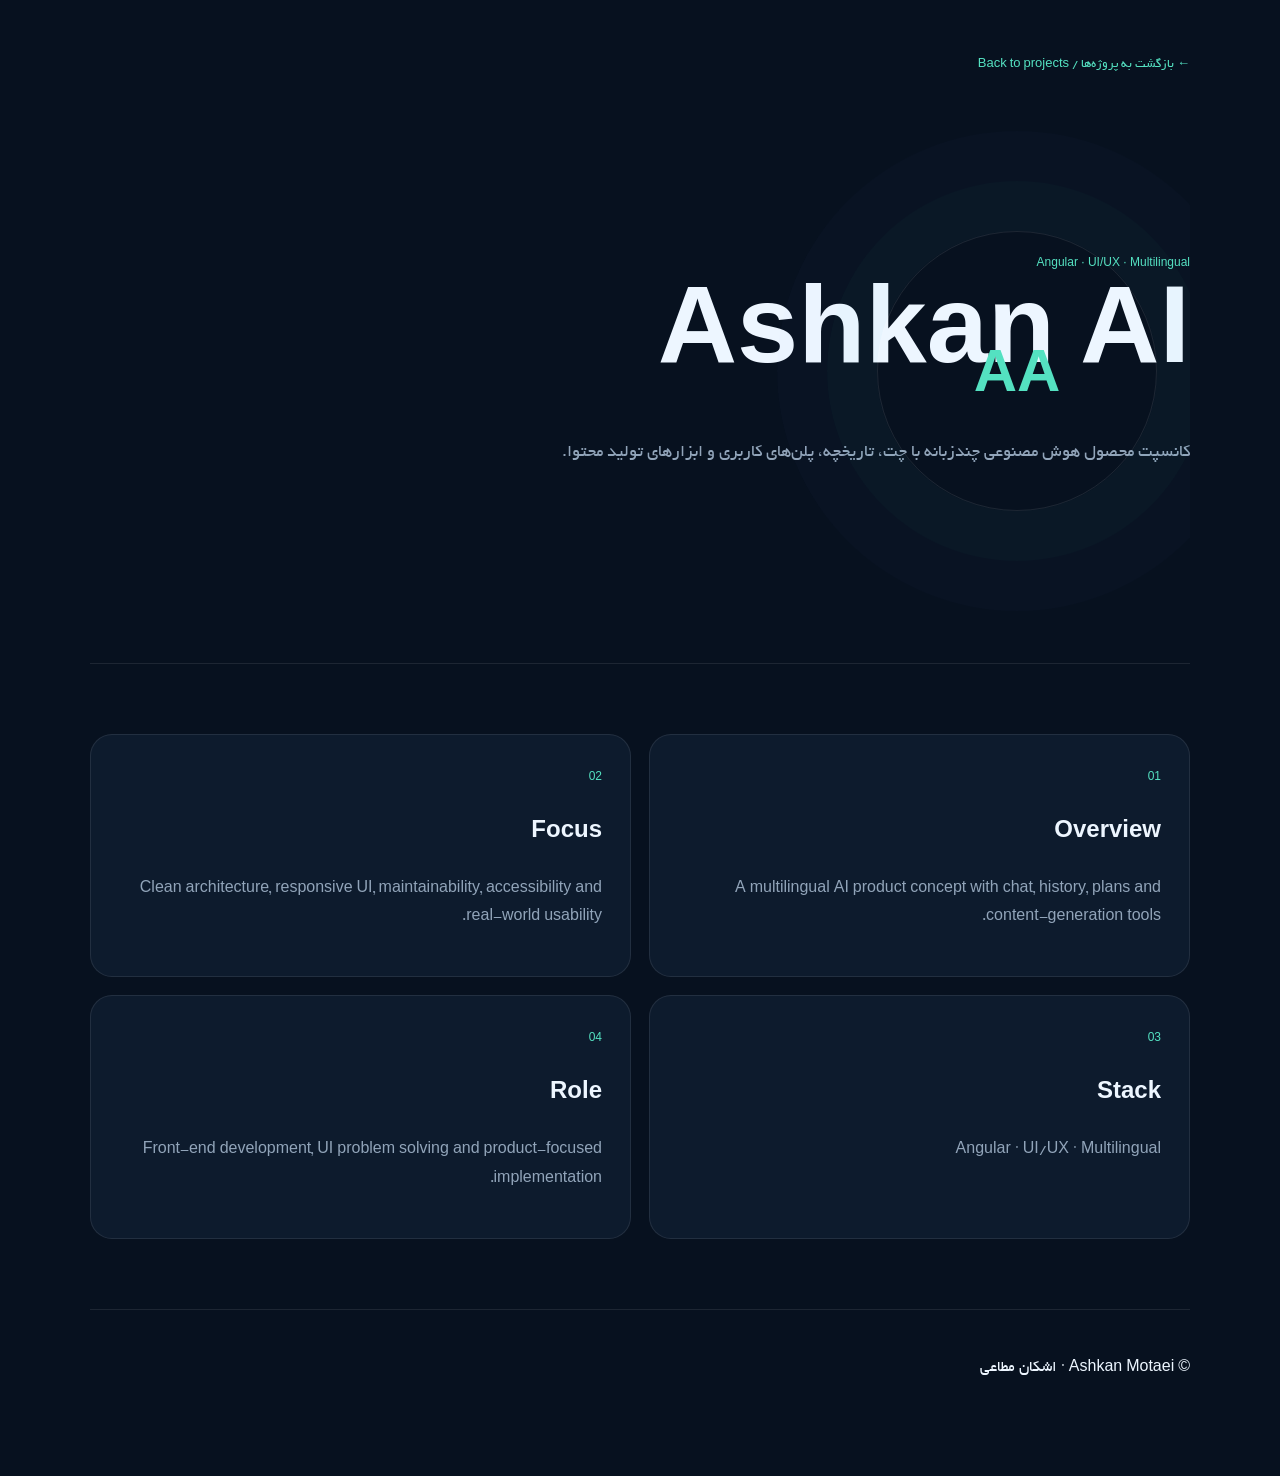
<file: projects/ashkan-ai.html>
<!doctype html><html lang="fa" dir="rtl"><head><meta charset="utf-8"><meta name="viewport" content="width=device-width,initial-scale=1"><title>Ashkan AI | Ashkan Motaei</title><meta name="description" content="Case study: Ashkan AI by Ashkan Motaei"><link rel="stylesheet" href="../css/style.css"></head><body><main class="case-page"><a class="case-back" href="../index.html#projects">← <span>بازگشت به پروژه‌ها / Back to projects</span></a><section class="case-hero"><small>Angular · UI/UX · Multilingual</small><h1>Ashkan AI</h1><p>کانسپت محصول هوش مصنوعی چندزبانه با چت، تاریخچه، پلن‌های کاربری و ابزارهای تولید محتوا.</p><div class="case-orbit"><span>AA</span></div></section><section class="case-grid"><article><span>01</span><h2>Overview</h2><p>A multilingual AI product concept with chat, history, plans and content-generation tools.</p></article><article><span>02</span><h2>Focus</h2><p>Clean architecture, responsive UI, maintainability, accessibility and real-world usability.</p></article><article><span>03</span><h2>Stack</h2><p>Angular · UI/UX · Multilingual</p></article><article><span>04</span><h2>Role</h2><p>Front-end development, UI problem solving and product-focused implementation.</p></article></section><footer><p>© Ashkan Motaei · اشکان مطاعی</p></footer></main></body></html>
</file>
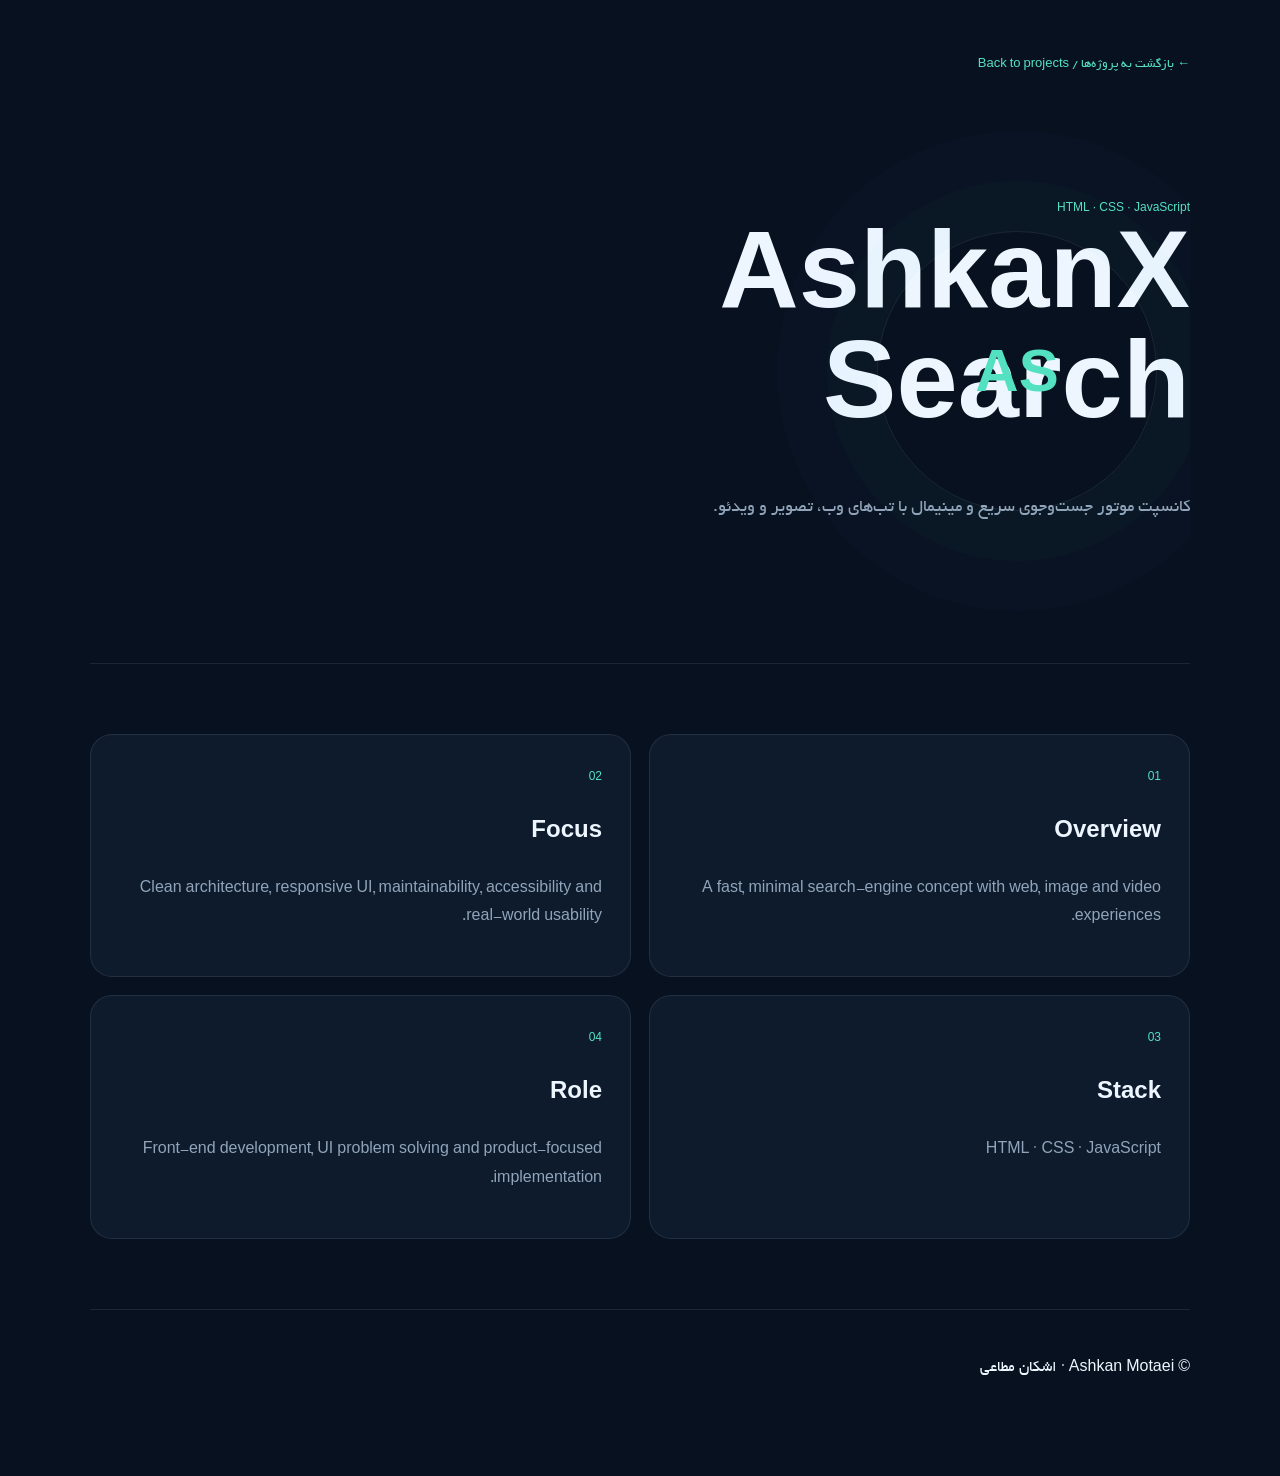
<file: projects/ashkanx-search.html>
<!doctype html><html lang="fa" dir="rtl"><head><meta charset="utf-8"><meta name="viewport" content="width=device-width,initial-scale=1"><title>AshkanX Search | Ashkan Motaei</title><meta name="description" content="Case study: AshkanX Search by Ashkan Motaei"><link rel="stylesheet" href="../css/style.css"></head><body><main class="case-page"><a class="case-back" href="../index.html#projects">← <span>بازگشت به پروژه‌ها / Back to projects</span></a><section class="case-hero"><small>HTML · CSS · JavaScript</small><h1>AshkanX Search</h1><p>کانسپت موتور جست‌وجوی سریع و مینیمال با تب‌های وب، تصویر و ویدئو.</p><div class="case-orbit"><span>AS</span></div></section><section class="case-grid"><article><span>01</span><h2>Overview</h2><p>A fast, minimal search-engine concept with web, image and video experiences.</p></article><article><span>02</span><h2>Focus</h2><p>Clean architecture, responsive UI, maintainability, accessibility and real-world usability.</p></article><article><span>03</span><h2>Stack</h2><p>HTML · CSS · JavaScript</p></article><article><span>04</span><h2>Role</h2><p>Front-end development, UI problem solving and product-focused implementation.</p></article></section><footer><p>© Ashkan Motaei · اشکان مطاعی</p></footer></main></body></html>
</file>
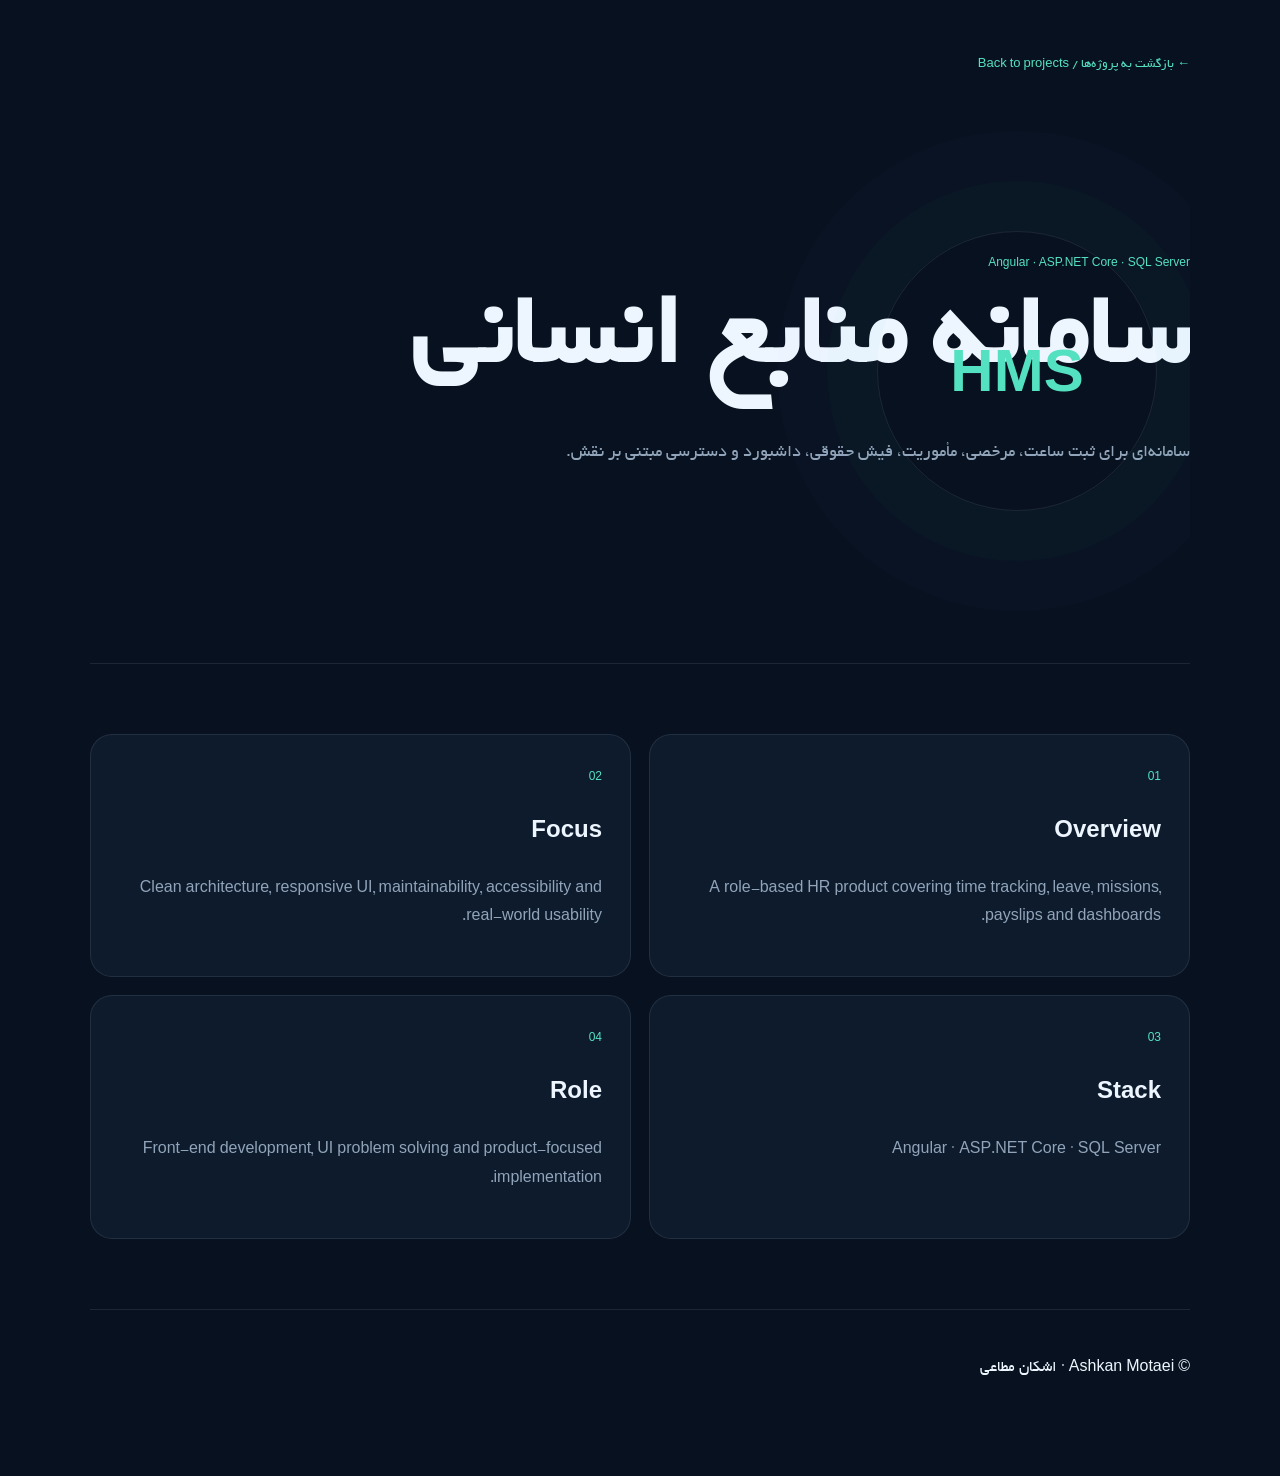
<file: projects/hr-system.html>
<!doctype html><html lang="fa" dir="rtl"><head><meta charset="utf-8"><meta name="viewport" content="width=device-width,initial-scale=1"><title>سامانه منابع انسانی | Ashkan Motaei</title><meta name="description" content="Case study: سامانه منابع انسانی by Ashkan Motaei"><link rel="stylesheet" href="../css/style.css"></head><body><main class="case-page"><a class="case-back" href="../index.html#projects">← <span>بازگشت به پروژه‌ها / Back to projects</span></a><section class="case-hero"><small>Angular · ASP.NET Core · SQL Server</small><h1>سامانه منابع انسانی</h1><p>سامانه‌ای برای ثبت ساعت، مرخصی، مأموریت، فیش حقوقی، داشبورد و دسترسی مبتنی بر نقش.</p><div class="case-orbit"><span>HMS</span></div></section><section class="case-grid"><article><span>01</span><h2>Overview</h2><p>A role-based HR product covering time tracking, leave, missions, payslips and dashboards.</p></article><article><span>02</span><h2>Focus</h2><p>Clean architecture, responsive UI, maintainability, accessibility and real-world usability.</p></article><article><span>03</span><h2>Stack</h2><p>Angular · ASP.NET Core · SQL Server</p></article><article><span>04</span><h2>Role</h2><p>Front-end development, UI problem solving and product-focused implementation.</p></article></section><footer><p>© Ashkan Motaei · اشکان مطاعی</p></footer></main></body></html>
</file>
<file: css/style.css>
@font-face{font-family:Yekan;src:url('../fonts/BYekan.woff') format('woff');font-display:swap}*{box-sizing:border-box}html{scroll-behavior:smooth}body{--bg:#07111f;--bg2:#0b1728;--card:rgba(16,32,52,.7);--text:#edf6ff;--muted:#91a4b9;--line:rgba(255,255,255,.09);--accent:#54e1c1;--accent2:#6b7cff;--shadow:0 30px 80px rgba(0,0,0,.28);margin:0;background:var(--bg);color:var(--text);font-family:Yekan,Tahoma,Arial,sans-serif;line-height:1.8;overflow-x:hidden}body.light{--bg:#f5f9fc;--bg2:#eaf2f8;--card:rgba(255,255,255,.76);--text:#102236;--muted:#5e7184;--line:rgba(7,17,31,.1);--shadow:0 25px 70px rgba(33,62,88,.12)}body.en{font-family:Inter,Segoe UI,Arial,sans-serif;direction:ltr}.container{width:min(1180px,calc(100% - 40px));margin:auto}.skip-link{position:fixed;top:-80px;left:20px;z-index:999;background:var(--accent);color:#04120f;padding:10px 18px;border-radius:10px}.skip-link:focus{top:20px}.noise{position:fixed;inset:0;pointer-events:none;z-index:100;opacity:.025;background-image:url("data:image/svg+xml,%3Csvg viewBox='0 0 180 180' xmlns='http://www.w3.org/2000/svg'%3E%3Cfilter id='n'%3E%3CfeTurbulence type='fractalNoise' baseFrequency='.8' numOctaves='4' stitchTiles='stitch'/%3E%3C/filter%3E%3Crect width='100%25' height='100%25' filter='url(%23n)' opacity='.8'/%3E%3C/svg%3E")}.cursor-glow{position:fixed;width:450px;height:450px;border-radius:50%;background:radial-gradient(circle,rgba(84,225,193,.09),transparent 65%);pointer-events:none;z-index:-1;transform:translate(-50%,-50%)}a{color:inherit;text-decoration:none}button,input,textarea{font:inherit}.site-header{position:fixed;top:0;inset-inline:0;z-index:90;background:linear-gradient(to bottom,rgba(7,17,31,.88),transparent);backdrop-filter:blur(10px)}body.light .site-header{background:rgba(245,249,252,.8)}.nav{height:86px;display:flex;align-items:center;gap:32px}.brand{display:flex;align-items:center;gap:10px;font:700 20px/1 Arial,sans-serif;direction:ltr}.brand-mark{display:grid;place-items:center;width:36px;height:36px;border:1px solid rgba(84,225,193,.45);border-radius:11px;background:linear-gradient(135deg,rgba(84,225,193,.15),rgba(107,124,255,.15));color:var(--accent);box-shadow:inset 0 0 18px rgba(84,225,193,.1)}.accent{color:var(--accent)}.nav-links{display:flex;gap:28px;margin-inline:auto}.nav-links a{font-size:14px;color:var(--muted);transition:.25s}.nav-links a:hover,.nav-links a.active{color:var(--text)}.nav-actions{display:flex;gap:8px}.icon-btn,.lang-btn,.nav-toggle{border:1px solid var(--line);background:rgba(255,255,255,.04);color:var(--text);border-radius:12px;height:40px;min-width:40px;cursor:pointer}.lang-btn{font:700 12px Arial}.nav-toggle{display:none;padding:9px}.nav-toggle span{display:block;width:20px;height:2px;background:var(--text);margin:4px}.hero{position:relative;min-height:100svh;display:grid;align-items:center;padding:120px 0 60px;isolation:isolate}.hero:before{content:"";position:absolute;inset:0;background:linear-gradient(rgba(255,255,255,.025) 1px,transparent 1px),linear-gradient(90deg,rgba(255,255,255,.025) 1px,transparent 1px);background-size:60px 60px;mask-image:linear-gradient(to bottom,black,transparent 90%);z-index:-2}.hero-grid{display:grid;grid-template-columns:1.05fr .95fr;align-items:center;gap:70px}.eyebrow{display:flex;align-items:center;gap:10px;color:var(--accent);font-size:13px;letter-spacing:.5px}.eyebrow i,.status i,.chat-head small i{width:7px;height:7px;background:var(--accent);border-radius:50%;box-shadow:0 0 16px var(--accent)}.hero h1{font-size:clamp(43px,6vw,78px);line-height:1.2;margin:18px 0 24px;letter-spacing:-2px}.hero h1 strong{font-weight:800}.gradient-text{background:linear-gradient(90deg,var(--accent),#8fb3ff,var(--accent2));-webkit-background-clip:text;color:transparent;font-family:Arial,sans-serif;font-size:.7em}.hero-copy>p{max-width:660px;color:var(--muted);font-size:18px}.hero-cta{display:flex;gap:12px;margin-top:34px}.btn{border:1px solid var(--line);padding:12px 22px;border-radius:14px;display:inline-flex;align-items:center;justify-content:center;gap:12px;cursor:pointer;transition:.25s}.btn.primary{background:var(--accent);color:#062019;border-color:transparent;box-shadow:0 12px 35px rgba(84,225,193,.2);font-weight:700}.btn.primary:hover{transform:translateY(-3px);box-shadow:0 18px 45px rgba(84,225,193,.28)}.btn.ghost:hover{border-color:var(--accent);color:var(--accent)}.quick-stats{display:flex;gap:34px;margin-top:48px;padding-top:26px;border-top:1px solid var(--line)}.quick-stats div{display:grid}.quick-stats b{font:700 23px Arial;color:var(--text)}.quick-stats span{font-size:12px;color:var(--muted)}.hero-visual{perspective:1200px;min-height:500px;display:grid;place-items:center}.scene{width:100%;max-width:520px;transform-style:preserve-3d;transition:transform .15s ease-out}.planet-card{position:relative;aspect-ratio:1;border-radius:50%;background:radial-gradient(circle at 35% 30%,rgba(84,225,193,.17),transparent 25%),radial-gradient(circle at 65% 65%,rgba(107,124,255,.16),transparent 35%);border:1px solid var(--line);box-shadow:inset 0 0 90px rgba(84,225,193,.05),0 0 120px rgba(62,92,145,.12);transform-style:preserve-3d}.planet-card:before,.planet-card:after{content:"";position:absolute;inset:8%;border:1px solid rgba(84,225,193,.18);border-radius:50%;transform:rotateX(65deg) rotateZ(20deg)}.planet-card:after{inset:18%;transform:rotateY(70deg) rotateZ(35deg);border-color:rgba(107,124,255,.2)}.code-window{position:absolute;inset:25% 7%;height:max-content;background:rgba(5,14,25,.88);border:1px solid rgba(255,255,255,.12);border-radius:18px;box-shadow:var(--shadow);overflow:hidden;transform:translateZ(55px) rotateY(-5deg);direction:ltr}.window-bar{height:38px;border-bottom:1px solid rgba(255,255,255,.08);display:flex;align-items:center;gap:6px;padding:0 13px;color:#6f8397;font:11px Arial}.window-bar i{width:7px;height:7px;border-radius:50%;background:#667}.window-bar span{margin-left:8px}.code-window pre{margin:0;padding:22px;color:#dbe9f6;font:14px/1.8 Consolas,monospace;white-space:pre-wrap}.code-window em{color:#a88bff}.code-window q{color:#71e5bd}.float-chip{position:absolute;padding:9px 14px;border:1px solid var(--line);background:rgba(13,28,45,.85);backdrop-filter:blur(10px);border-radius:12px;font:600 12px Arial;box-shadow:0 15px 30px rgba(0,0,0,.2);animation:float 5s ease-in-out infinite;transform:translateZ(80px)}body.light .float-chip{background:rgba(255,255,255,.8)}.chip-1{top:13%;left:4%}.chip-2{top:17%;right:0;animation-delay:-1s}.chip-3{bottom:14%;left:4%;animation-delay:-2s}.chip-4{bottom:12%;right:5%;animation-delay:-3s}@keyframes float{50%{translate:0 -12px}}.orb{position:absolute;border-radius:50%;filter:blur(2px);z-index:-1}.orb-a{width:260px;height:260px;background:rgba(84,225,193,.07);top:15%;right:-100px}.orb-b{width:350px;height:350px;background:rgba(107,124,255,.07);bottom:0;left:-180px}.scroll-cue{position:absolute;bottom:20px;left:50%;width:28px;height:44px;border:1px solid var(--line);border-radius:20px}.scroll-cue span{position:absolute;width:4px;height:8px;border-radius:3px;background:var(--accent);top:8px;left:11px;animation:scroll 1.8s infinite}@keyframes scroll{to{transform:translateY(17px);opacity:0}}.section{padding:110px 0;position:relative}.section.alt{background:var(--bg2)}.section-head{margin-bottom:50px;max-width:800px}.section-head>span{font:700 11px Arial;color:var(--accent);letter-spacing:2px}.section-head h2{font-size:clamp(30px,4vw,48px);line-height:1.35;margin:8px 0}.about-grid{display:grid;grid-template-columns:.85fr 1.15fr;gap:55px;align-items:center}.glass-card{background:var(--card);border:1px solid var(--line);border-radius:26px;padding:28px;box-shadow:var(--shadow);backdrop-filter:blur(15px)}.profile-3d{display:grid;grid-template-columns:140px 1fr;align-items:center;gap:25px;transform:perspective(800px) rotateY(5deg);transition:.4s}.profile-3d:hover{transform:perspective(800px) rotateY(0) translateY(-5px)}.avatar-wrap{height:170px;background:linear-gradient(145deg,rgba(84,225,193,.18),rgba(107,124,255,.18));border-radius:22px;overflow:hidden;display:flex;align-items:end}.avatar-wrap img{width:100%;filter:saturate(.8)}.profile-3d h3{font:700 25px Arial;margin:0 0 5px}.profile-3d p{color:var(--muted);font:13px/1.6 Arial}.status{display:flex;align-items:center;gap:8px;color:var(--muted);font-size:11px;margin-top:16px}.about-copy>p{font-size:17px;color:var(--muted)}.mini-grid{display:grid;grid-template-columns:1fr 1fr;gap:12px;margin-top:30px}.mini-grid div{border:1px solid var(--line);border-radius:14px;padding:14px;display:flex;align-items:center;gap:12px}.mini-grid span{font:700 11px Arial;color:var(--accent)}.mini-grid b{font-size:13px}.skill-cloud{display:flex;flex-wrap:wrap;gap:10px;margin-bottom:35px}.skill-cloud span{border:1px solid var(--line);padding:10px 16px;border-radius:999px;color:var(--muted);font:500 13px Arial;transition:.25s}.skill-cloud span:hover{color:#061713;background:var(--accent);border-color:var(--accent);transform:translateY(-3px)}.capabilities{display:grid;grid-template-columns:repeat(3,1fr);gap:18px;perspective:1000px}.tilt-card{background:var(--card);border:1px solid var(--line);border-radius:22px;padding:30px;min-height:240px;transition:transform .15s,border-color .25s;transform-style:preserve-3d}.tilt-card:hover{border-color:rgba(84,225,193,.35)}.tilt-card>i{display:grid;place-items:center;width:46px;height:46px;border-radius:14px;background:rgba(84,225,193,.09);color:var(--accent);font-style:normal;font-size:22px}.tilt-card h3{font:700 18px Arial;margin-top:35px}.tilt-card p{color:var(--muted);font-size:14px}.timeline{position:relative;margin-right:120px}.en .timeline{margin-right:0;margin-left:120px}.timeline:before{content:"";position:absolute;right:0;top:10px;bottom:10px;width:1px;background:var(--line)}.en .timeline:before{right:auto;left:0}.timeline-item{position:relative;display:grid;grid-template-columns:150px 1fr;gap:30px;padding:0 35px 55px 0}.en .timeline-item{padding:0 0 55px 35px}.timeline-item:before{content:"";position:absolute;right:-5px;top:8px;width:9px;height:9px;border-radius:50%;background:var(--accent);box-shadow:0 0 18px var(--accent)}.en .timeline-item:before{right:auto;left:-4px}.timeline-item time{font:600 12px Arial;color:var(--accent)}.timeline-item h3{margin:0;font-size:19px}.timeline-item p{color:var(--muted);max-width:700px;margin:8px 0 0}.row-head{max-width:none;display:flex;justify-content:space-between;align-items:end;gap:20px}.filters{display:flex;gap:7px}.filters button{border:1px solid var(--line);background:transparent;color:var(--muted);border-radius:10px;padding:7px 13px;cursor:pointer;font-size:12px}.filters button.active{background:var(--accent);color:#061713;border-color:var(--accent)}.projects-grid{display:grid;grid-template-columns:repeat(2,1fr);gap:20px}.project-card{background:var(--card);border:1px solid var(--line);border-radius:24px;overflow:hidden;transition:.35s}.project-card:hover{transform:translateY(-7px);border-color:rgba(84,225,193,.3)}.project-card.hidden{display:none}.project-visual{height:260px;position:relative;overflow:hidden;display:grid;place-items:center;background:#0c1c2c}.project-visual:after{content:"";position:absolute;width:180px;height:180px;border:1px solid rgba(255,255,255,.12);border-radius:50%;box-shadow:0 0 0 35px rgba(255,255,255,.025),0 0 0 70px rgba(255,255,255,.015)}.project-visual>span{font:800 50px Arial;letter-spacing:-3px;z-index:2;color:rgba(255,255,255,.85)}.project-visual>b{position:absolute;font:100px Arial;color:rgba(255,255,255,.05);transform:rotate(-15deg)}.pv-hr{background:linear-gradient(135deg,#173b43,#14243f)}.pv-ai{background:linear-gradient(135deg,#2b1e49,#102a45)}.pv-aqms{background:linear-gradient(135deg,#123848,#17253a)}.pv-search{background:linear-gradient(135deg,#1f304c,#183b36)}.mock-panel{position:absolute;bottom:25px;right:25px;display:flex;gap:5px;z-index:3}.mock-panel i{width:45px;height:5px;background:rgba(84,225,193,.55);border-radius:5px}.project-info{padding:25px}.project-info small{font:11px Arial;color:var(--accent)}.project-info h3{font-size:21px;margin:7px 0}.project-info p{color:var(--muted);font-size:14px;margin:0}.center{text-align:center;margin-top:35px}.text-link{color:var(--accent);font:600 13px Arial}.contact-shell{display:grid;grid-template-columns:1fr 1fr;gap:70px;background:linear-gradient(135deg,rgba(84,225,193,.07),rgba(107,124,255,.06));border:1px solid var(--line);border-radius:30px;padding:55px}.contact-shell h2{font-size:clamp(34px,5vw,56px);line-height:1.3;margin:15px 0}.contact-shell p{color:var(--muted)}.social-link{display:inline-block;margin-top:20px;color:var(--accent);font:600 13px Arial}.contact-form{display:grid;grid-template-columns:1fr 1fr;gap:16px}.contact-form label{display:grid;gap:5px;color:var(--muted);font-size:12px}.contact-form label:nth-child(4){grid-column:1/-1}.contact-form input,.contact-form textarea{width:100%;border:1px solid var(--line);background:rgba(255,255,255,.035);color:var(--text);border-radius:12px;padding:11px 13px;outline:none;resize:vertical}.contact-form input:focus,.contact-form textarea:focus{border-color:var(--accent);box-shadow:0 0 0 3px rgba(84,225,193,.08)}.contact-form .btn{grid-column:1/-1}.contact-form small{grid-column:1/-1;color:var(--accent)}footer{border-top:1px solid var(--line);padding:28px 0}.footer-inner{display:flex;align-items:center;justify-content:space-between}.footer-inner p{color:var(--muted);font-size:12px}.chat-launcher{position:fixed;z-index:95;bottom:26px;right:26px;width:58px;height:58px;border:0;border-radius:18px;background:var(--accent);color:#061713;cursor:pointer;box-shadow:0 15px 40px rgba(84,225,193,.25);font-size:22px}.chat-launcher i{position:absolute;width:10px;height:10px;background:#7cff8f;border:2px solid var(--bg);border-radius:50%;top:-2px;right:-2px}.chat{position:fixed;z-index:96;bottom:95px;right:26px;width:min(370px,calc(100vw - 30px));height:500px;background:rgba(8,20,34,.96);border:1px solid var(--line);border-radius:22px;box-shadow:0 30px 90px rgba(0,0,0,.4);backdrop-filter:blur(20px);display:flex;flex-direction:column;overflow:hidden;transform:translateY(20px) scale(.96);opacity:0;pointer-events:none;transition:.25s}body.light .chat{background:rgba(250,253,255,.97)}.chat.open{transform:none;opacity:1;pointer-events:auto}.chat-head{display:flex;align-items:center;justify-content:space-between;padding:16px;border-bottom:1px solid var(--line)}.chat-head>div{display:grid}.chat-head b{font:700 14px Arial}.chat-head small{display:flex;align-items:center;gap:6px;color:var(--muted);font-size:10px}.chat-head button{border:0;background:transparent;color:var(--muted);font-size:24px;cursor:pointer}.chat-messages{flex:1;overflow:auto;padding:16px;display:flex;flex-direction:column;gap:10px}.bot-msg,.user-msg{max-width:88%;padding:10px 12px;border-radius:14px;font-size:12px;line-height:1.8}.bot-msg{align-self:flex-start;background:rgba(255,255,255,.06);border:1px solid var(--line)}.user-msg{align-self:flex-end;background:var(--accent);color:#061713}.chat-suggestions{display:flex;gap:6px;padding:0 14px 10px;overflow:auto}.chat-suggestions button{white-space:nowrap;border:1px solid var(--line);background:transparent;color:var(--muted);border-radius:999px;padding:5px 10px;font-size:10px;cursor:pointer}.chat form{display:flex;border-top:1px solid var(--line);padding:10px}.chat form input{flex:1;background:transparent;border:0;outline:0;color:var(--text);padding:8px}.chat form button{width:38px;height:38px;border:0;border-radius:11px;background:var(--accent);cursor:pointer}.reveal{opacity:0;transform:translateY(25px);transition:opacity .7s,transform .7s}.reveal.visible{opacity:1;transform:none}@media(max-width:900px){.nav-links{position:fixed;top:75px;left:20px;right:20px;background:var(--bg2);border:1px solid var(--line);border-radius:18px;padding:18px;display:none;flex-direction:column;box-shadow:var(--shadow)}.nav-links.open{display:flex}.nav-toggle{display:block;margin-inline-start:auto}.nav-actions{margin-inline-start:0}.hero-grid,.about-grid,.contact-shell{grid-template-columns:1fr}.hero-copy{text-align:center}.eyebrow,.hero-cta,.quick-stats{justify-content:center}.hero-copy>p{margin-inline:auto}.hero-visual{min-height:420px}.capabilities{grid-template-columns:1fr}.timeline{margin-right:0}.en .timeline{margin-left:0}.timeline-item{grid-template-columns:110px 1fr}.projects-grid{grid-template-columns:1fr}.contact-shell{padding:35px}.row-head{align-items:start;flex-direction:column}}@media(max-width:600px){.container{width:min(100% - 28px,1180px)}.hero{padding-top:100px}.hero h1{font-size:42px}.hero-visual{min-height:330px}.code-window pre{font-size:11px}.quick-stats{gap:18px}.section{padding:75px 0}.profile-3d{grid-template-columns:95px 1fr;padding:18px}.avatar-wrap{height:125px}.mini-grid{grid-template-columns:1fr}.timeline-item{grid-template-columns:1fr;padding-right:25px}.en .timeline-item{padding-left:25px}.timeline-item time{margin-bottom:-20px}.filters{flex-wrap:wrap}.project-visual{height:210px}.contact-shell{padding:25px 18px;gap:35px}.contact-form{grid-template-columns:1fr}.contact-form label{grid-column:1/-1}.footer-inner{gap:20px;flex-wrap:wrap}.footer-inner p{order:3;width:100%}.chat-launcher{right:16px;bottom:16px}.chat{right:15px;bottom:85px}.cursor-glow{display:none}}@media(prefers-reduced-motion:reduce){*{scroll-behavior:auto!important;animation:none!important;transition:none!important}.reveal{opacity:1;transform:none}}
/* UX enhancements */
.scroll-progress{position:fixed;inset:0 0 auto 0;height:3px;z-index:120;transform:scaleX(0);transform-origin:left;background:linear-gradient(90deg,var(--accent),#6b7cff);box-shadow:0 0 12px rgba(84,225,193,.45)}
[dir="rtl"] .scroll-progress{transform-origin:right}
.back-to-top{position:fixed;z-index:94;bottom:30px;right:96px;width:44px;height:44px;border:1px solid var(--line);border-radius:14px;background:var(--card);color:var(--text);backdrop-filter:blur(16px);cursor:pointer;box-shadow:var(--shadow);opacity:0;visibility:hidden;transform:translateY(10px);transition:.25s}
.back-to-top.show{opacity:1;visibility:visible;transform:none}.back-to-top:hover{border-color:var(--accent);color:var(--accent)}
html[dir="ltr"] .hero-copy,html[dir="ltr"] .about-copy,html[dir="ltr"] .project-info,html[dir="ltr"] .contact-shell{text-align:left}
html[dir="rtl"] .hero-copy,html[dir="rtl"] .about-copy,html[dir="rtl"] .project-info{text-align:right}
:focus-visible{outline:3px solid var(--accent);outline-offset:4px}
@media(max-width:600px){.back-to-top{right:82px;bottom:22px}}
/* v3 experience layer */
.preloader{position:fixed;inset:0;z-index:9999;background:var(--bg);display:grid;place-items:center;transition:.55s}.preloader.hide{opacity:0;visibility:hidden}.preloader-core{display:grid;place-items:center;gap:12px}.preloader-core .brand-mark{width:64px;height:64px;font-size:28px}.preloader-core b{font:700 18px Arial}.preloader-core i{width:120px;height:2px;background:linear-gradient(90deg,transparent,var(--accent),transparent);animation:loader 1s infinite}@keyframes loader{50%{transform:scaleX(.35);opacity:.4}}
.custom-cursor,.cursor-dot{position:fixed;z-index:9998;pointer-events:none;border-radius:50%;left:0;top:0;transform:translate(-50%,-50%)}.custom-cursor{width:34px;height:34px;border:1px solid rgba(84,225,193,.7);transition:width .2s,height .2s}.cursor-dot{width:5px;height:5px;background:var(--accent)}body.cursor-hover .custom-cursor{width:52px;height:52px;background:rgba(84,225,193,.08)}
.certificate-grid,.services-grid,.blog-grid,.testimonials-grid{display:grid;grid-template-columns:repeat(2,1fr);gap:18px}.certificate-card,.service-card,.blog-card,.testimonials-grid blockquote,.resume-shell,.github-panel{border:1px solid var(--line);background:var(--card);border-radius:22px;padding:26px}.certificate-card{display:flex;gap:18px;align-items:flex-start}.certificate-card>span,.github-avatar{display:grid;place-items:center;min-width:54px;height:54px;border-radius:16px;background:linear-gradient(135deg,rgba(84,225,193,.18),rgba(107,124,255,.18));color:var(--accent);font:800 15px Arial}.certificate-card h3,.service-card h3,.blog-card h3{margin:2px 0 8px}.certificate-card small,.blog-card small{color:var(--accent);font:11px Arial}.certificate-card p,.service-card p,.blog-card p{color:var(--muted);margin:0}.services-grid{grid-template-columns:repeat(3,1fr)}.service-card{min-height:230px;transition:.3s}.service-card:hover{transform:translateY(-6px);border-color:rgba(84,225,193,.35)}.service-card>b{font:800 40px Arial;color:rgba(84,225,193,.18)}
.resume-tabs{display:flex;gap:8px;flex-wrap:wrap;border-bottom:1px solid var(--line);padding-bottom:18px}.resume-tabs button{border:1px solid var(--line);background:transparent;color:var(--muted);padding:9px 14px;border-radius:11px;cursor:pointer}.resume-tabs button.active{background:var(--accent);color:#061713}.resume-content{padding-top:24px;display:grid;gap:14px}.resume-entry{display:grid;grid-template-columns:150px 1fr;gap:22px;padding:18px;border:1px solid var(--line);border-radius:16px}.resume-entry small{color:var(--accent);font:12px Arial}.resume-entry h3{margin:0 0 5px}.resume-entry p{margin:0;color:var(--muted)}
.github-panel{display:flex;align-items:center;justify-content:space-between;gap:28px}.github-panel>div:first-child{display:flex;align-items:center;gap:14px}.github-panel h3,.github-panel p{margin:0}.github-panel p{color:var(--muted)}.github-stats{display:flex!important;gap:28px!important}.github-stats div{display:grid;text-align:center}.github-stats span{color:var(--muted);font-size:11px}.testimonials-grid blockquote{margin:0;min-height:180px}.testimonials-grid blockquote>b{font:60px Georgia;color:var(--accent);line-height:.7}.testimonials-grid p{font-size:18px}.testimonials-grid cite{color:var(--muted);font-style:normal;font-size:12px}.blog-card a,.project-open{display:inline-block;margin-top:18px;color:var(--accent);border:0;background:transparent;padding:0;cursor:pointer;font:600 12px Arial}
.project-modal,.command-palette{position:fixed;inset:0;z-index:500;display:grid;place-items:center;opacity:0;visibility:hidden;transition:.25s}.project-modal.open,.command-palette.open{opacity:1;visibility:visible}.modal-backdrop,.command-backdrop{position:absolute;inset:0;background:rgba(2,8,16,.76);backdrop-filter:blur(10px)}.modal-card{position:relative;z-index:1;width:min(650px,calc(100% - 28px));background:var(--bg2);border:1px solid var(--line);border-radius:28px;padding:30px;box-shadow:var(--shadow)}.modal-close{position:absolute;top:14px;right:14px;width:38px;height:38px;border:1px solid var(--line);border-radius:12px;background:var(--card);color:var(--text);cursor:pointer}.modal-visual{height:210px;border-radius:20px;display:grid;place-items:center;margin-bottom:24px;background:linear-gradient(135deg,#123848,#2b1e49);font:900 72px Arial;color:rgba(255,255,255,.75)}.modal-card small{color:var(--accent)}.modal-card h2{font-size:30px;margin:8px 0}.modal-card p{color:var(--muted)}.modal-actions{display:flex;gap:10px;margin-top:22px}
.command-box{position:relative;z-index:1;width:min(650px,calc(100% - 28px));background:var(--bg2);border:1px solid var(--line);border-radius:22px;overflow:hidden;box-shadow:var(--shadow)}.command-search{display:flex;align-items:center;gap:12px;padding:15px 18px;border-bottom:1px solid var(--line)}.command-search input{flex:1;border:0;background:transparent;color:var(--text);outline:0}.command-search kbd{border:1px solid var(--line);border-radius:7px;padding:2px 6px;color:var(--muted)}.command-list{padding:8px;max-height:390px;overflow:auto}.command-item{width:100%;display:flex;justify-content:space-between;align-items:center;border:0;background:transparent;color:var(--text);padding:12px;border-radius:12px;cursor:pointer;text-align:start}.command-item:hover,.command-item.active{background:rgba(84,225,193,.09)}.command-item span:last-child{color:var(--muted);font-size:11px}.command-hint{display:block;border-top:1px solid var(--line);padding:9px 16px;color:var(--muted)}
@media(max-width:900px){.services-grid{grid-template-columns:1fr}.github-panel{align-items:flex-start;flex-direction:column}.github-stats{width:100%;justify-content:space-between}}@media(max-width:650px){.certificate-grid,.blog-grid,.testimonials-grid{grid-template-columns:1fr}.resume-entry{grid-template-columns:1fr}.custom-cursor,.cursor-dot{display:none}.command-trigger{display:none}.modal-actions{flex-wrap:wrap}}
.case-page{width:min(1100px,calc(100% - 36px));margin:auto;padding:50px 0}.case-back{color:var(--accent);font-size:13px}.case-hero{min-height:65vh;display:grid;align-content:center;position:relative;overflow:hidden;border-bottom:1px solid var(--line)}.case-hero small{color:var(--accent);font:12px Arial}.case-hero h1{font-size:clamp(52px,9vw,110px);line-height:1;margin:20px 0;max-width:800px}.case-hero p{max-width:650px;color:var(--muted);font-size:18px}.case-orbit{position:absolute;right:3%;top:50%;transform:translateY(-50%);width:280px;height:280px;border:1px solid var(--line);border-radius:50%;display:grid;place-items:center;box-shadow:0 0 0 50px rgba(84,225,193,.02),0 0 0 100px rgba(107,124,255,.015)}.case-orbit span{font:900 60px Arial;color:var(--accent)}.case-grid{display:grid;grid-template-columns:repeat(2,1fr);gap:18px;padding:70px 0}.case-grid article,.article-stack article{border:1px solid var(--line);background:var(--card);border-radius:22px;padding:28px}.case-grid article>span,.article-stack small{color:var(--accent);font:12px Arial}.case-grid p,.article-stack p{color:var(--muted)}.article-stack{display:grid;gap:20px;padding:60px 0}.article-stack article h2{font-size:32px}@media(max-width:750px){.case-orbit{opacity:.25;right:-100px}.case-grid{grid-template-columns:1fr}}
</file>
